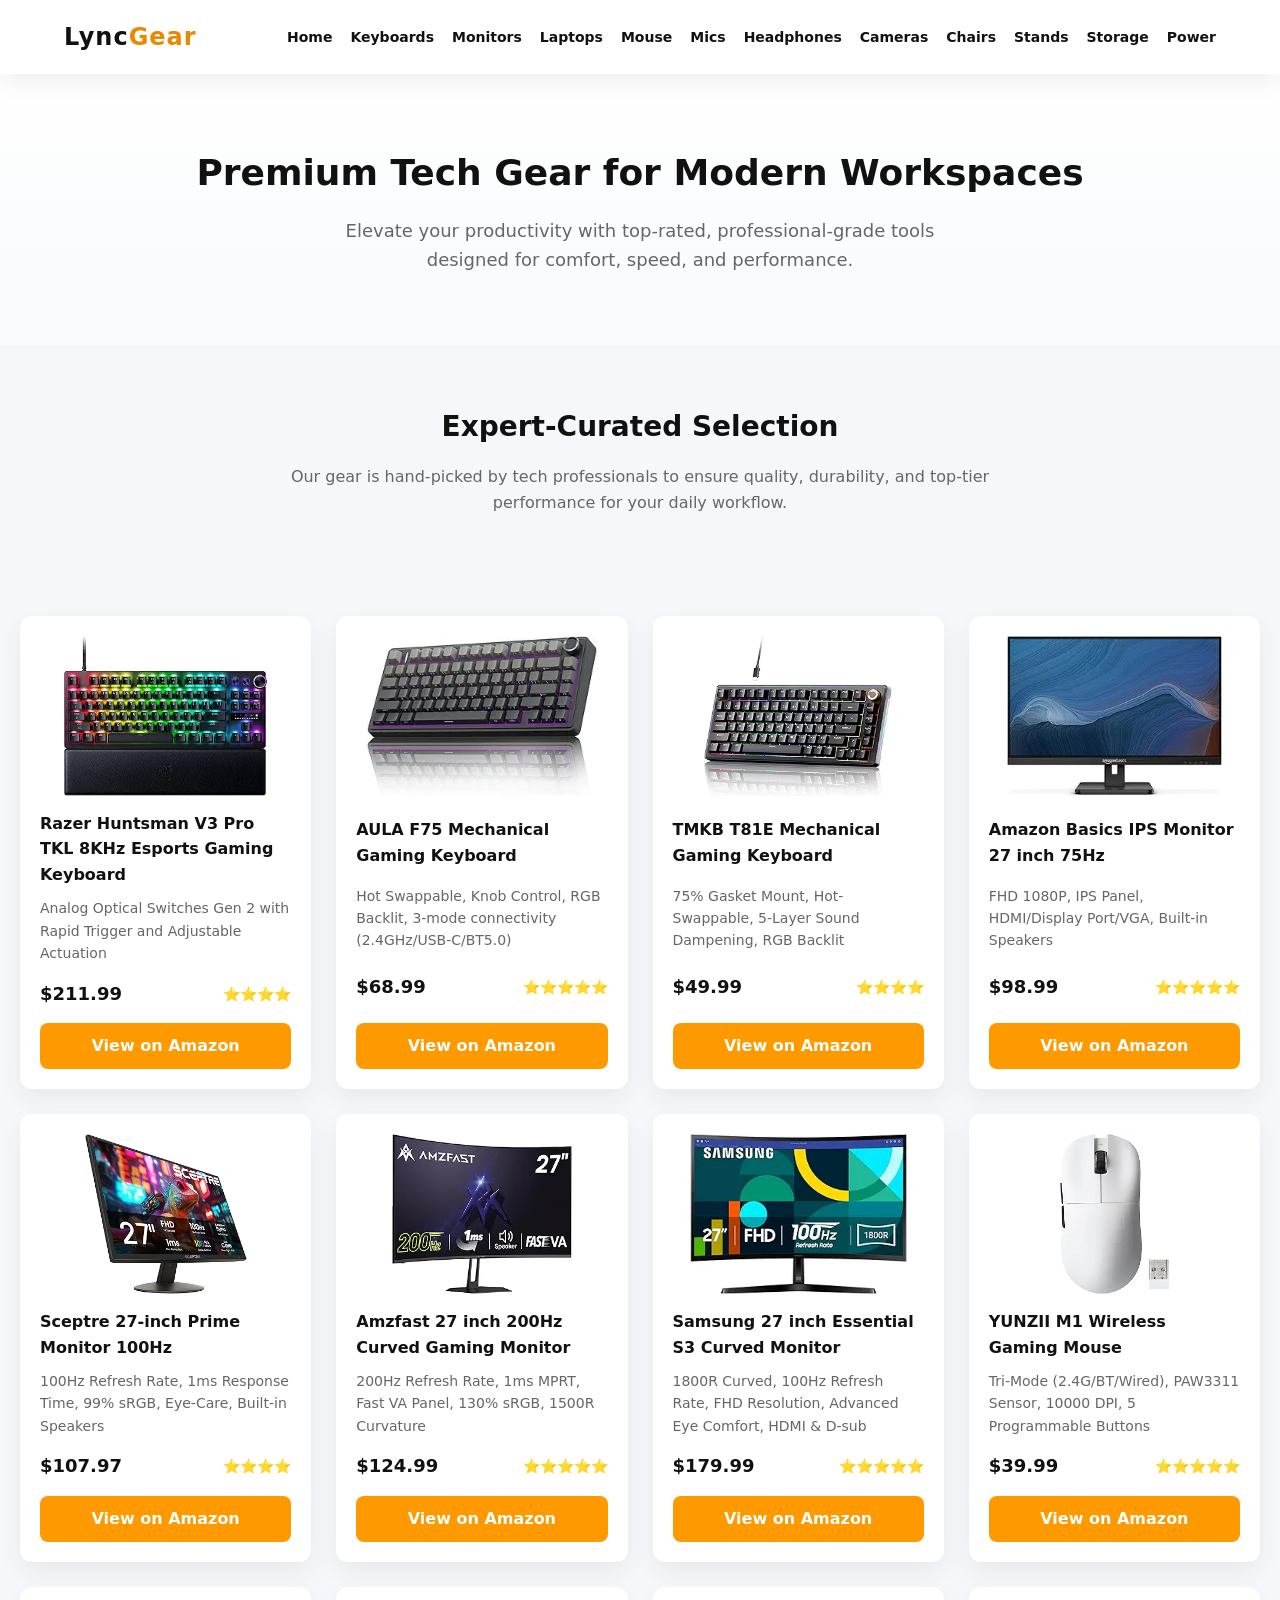
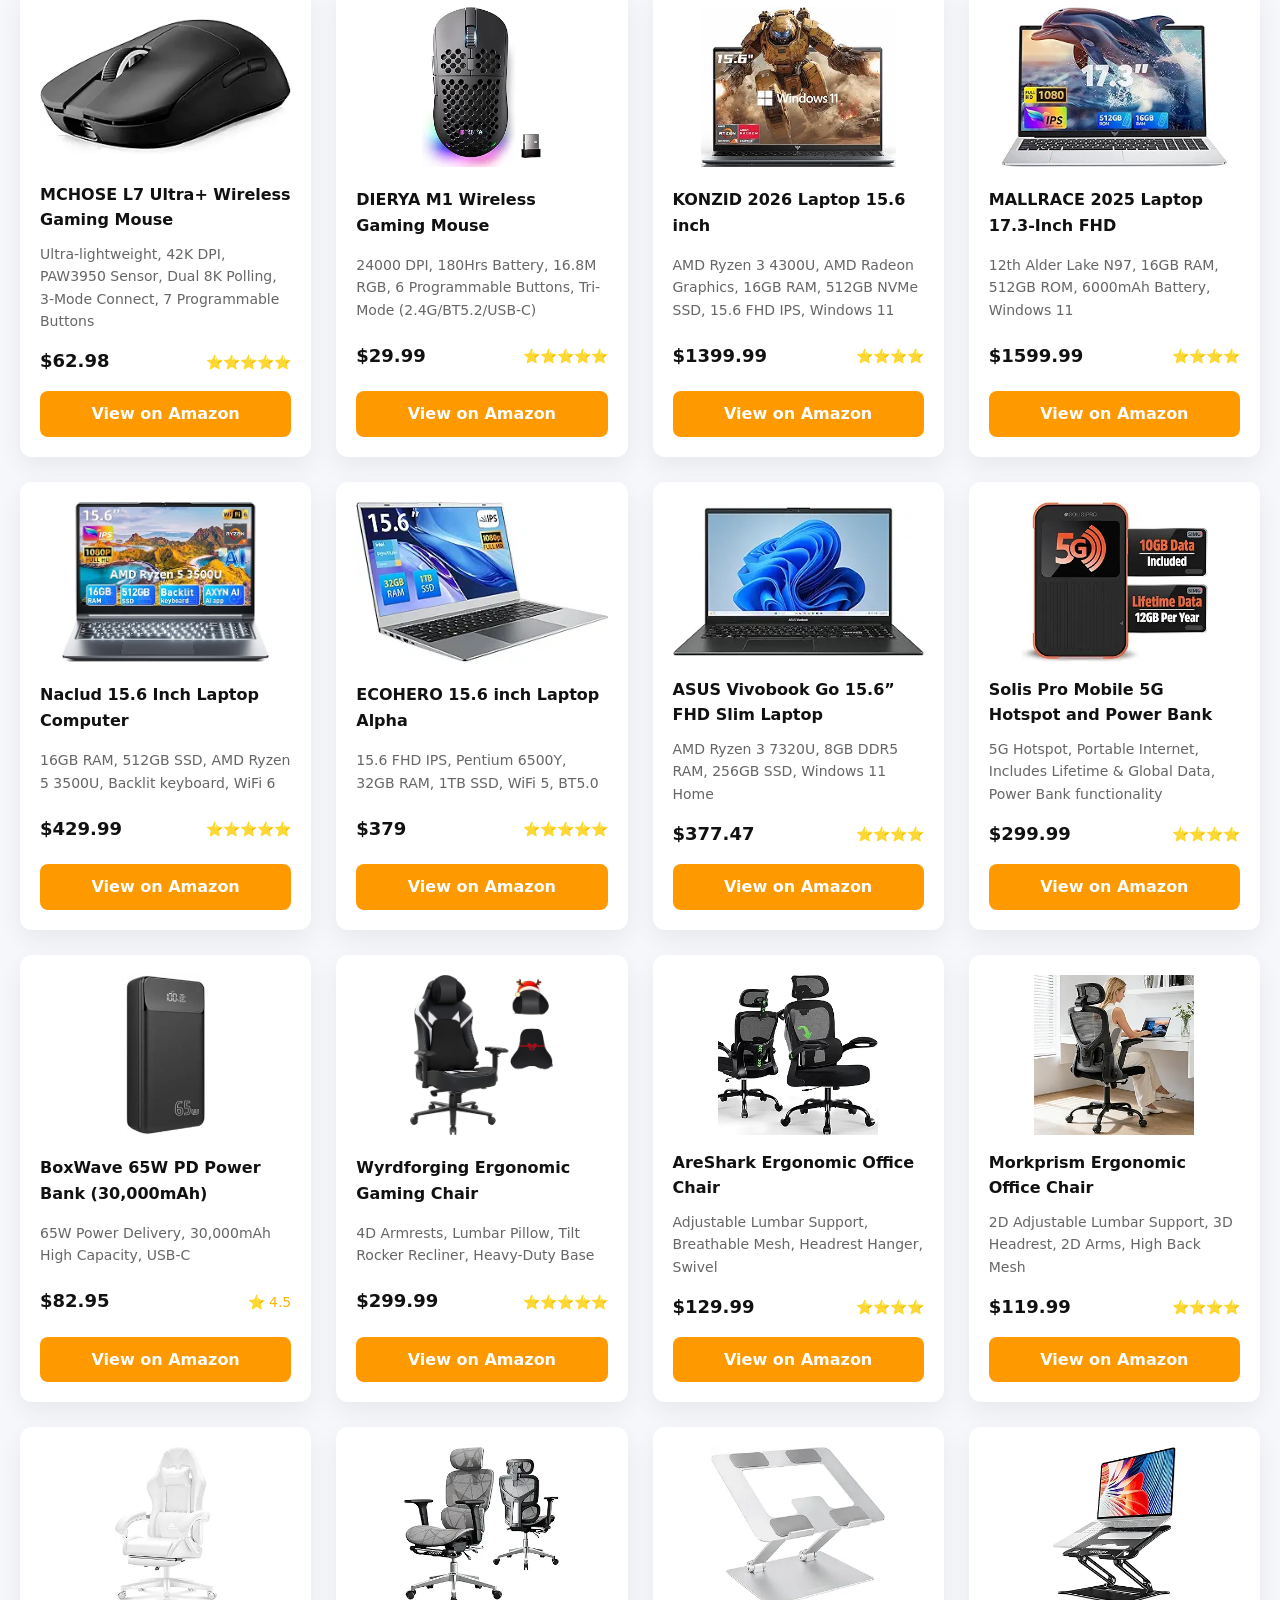
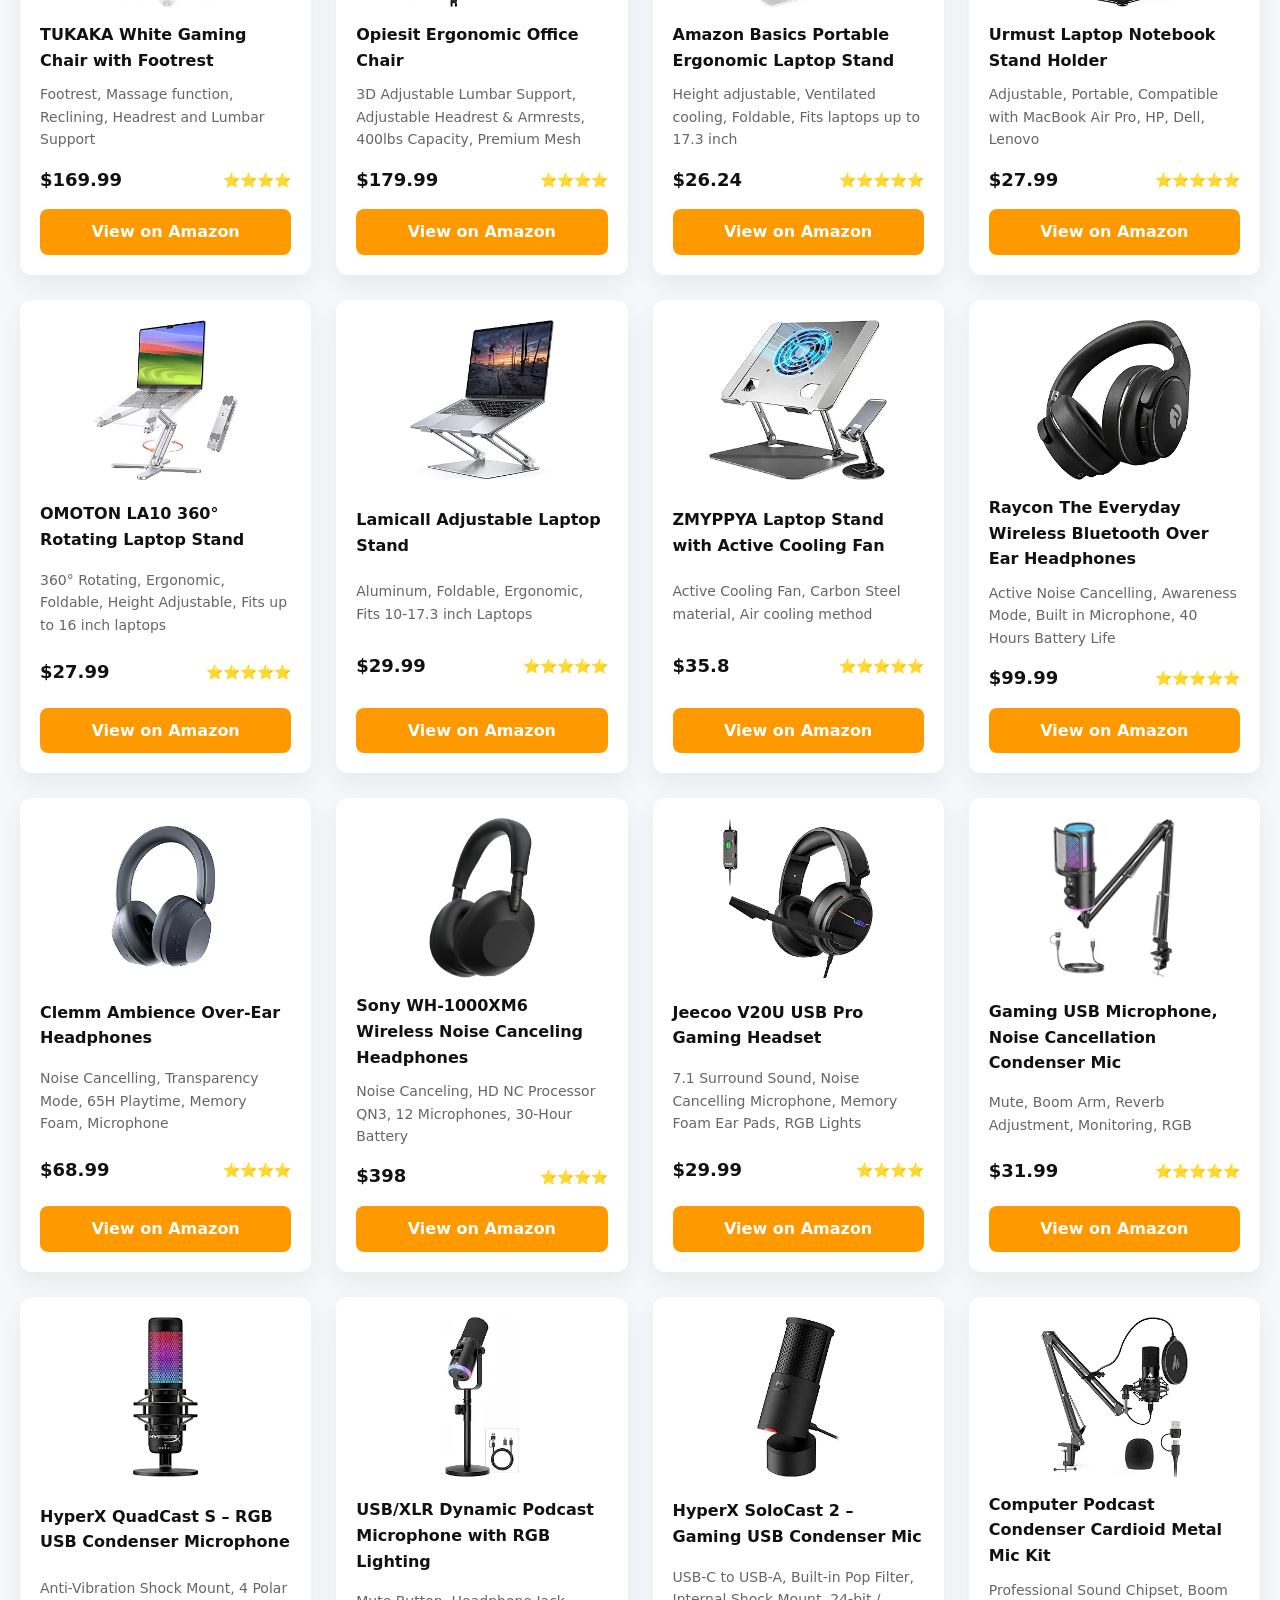
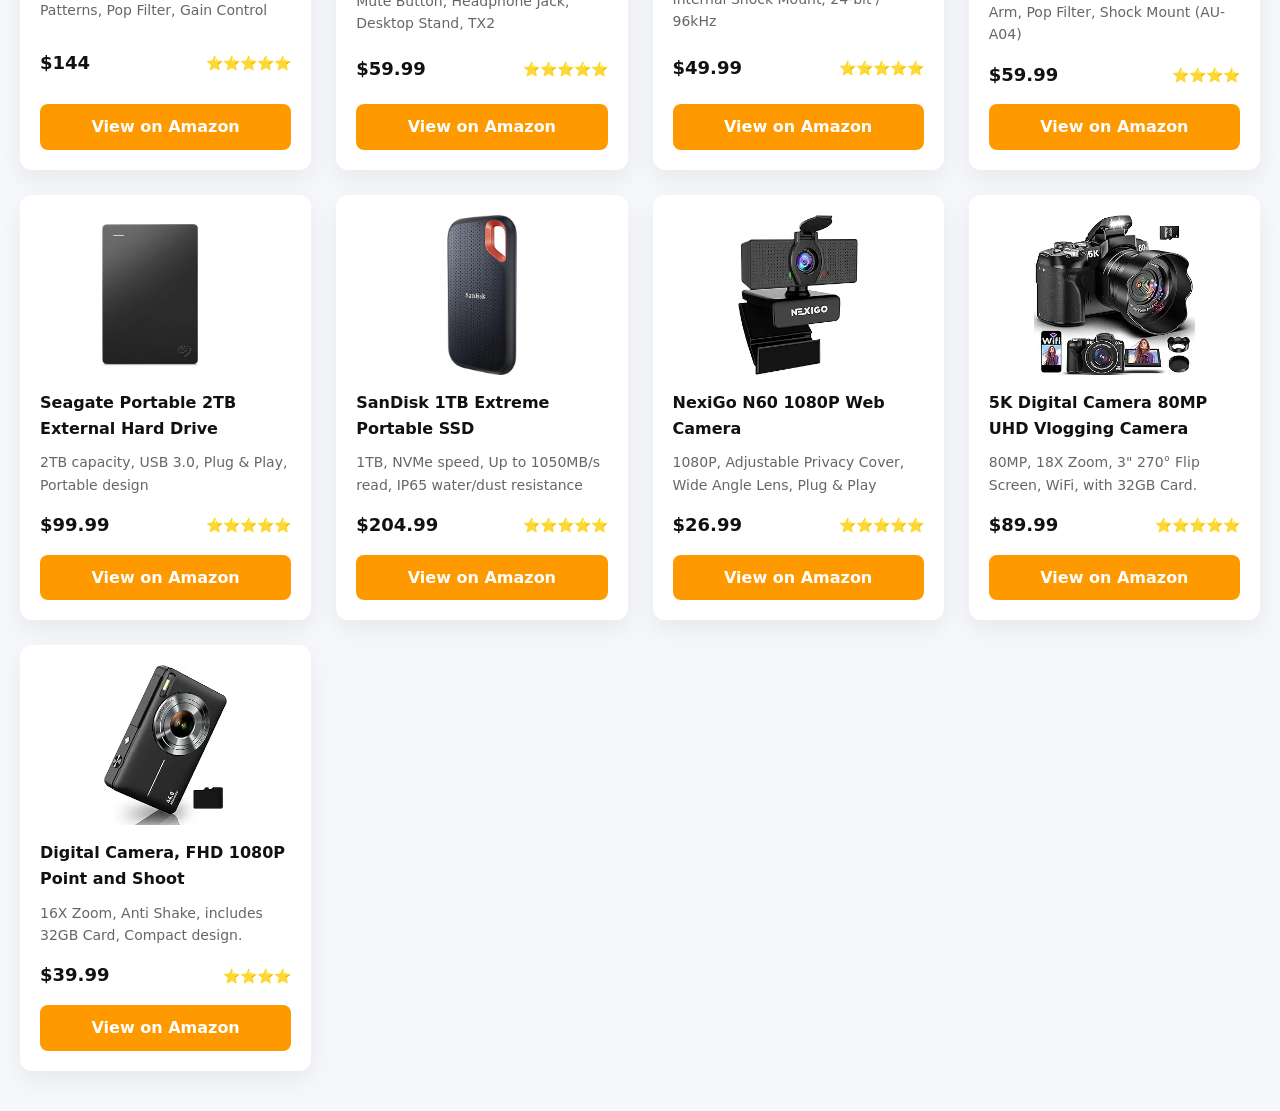
<file: index.html>
<!doctype html>
<html lang="en">
  <head>
    <link
      rel="canonical"
      href="https://alimumd177437432-a11y.github.io/LyncGear/"
    />
    <meta charset="UTF-8" />
    <meta name="viewport" content="width=device-width, initial-scale=1.0" />
    <link rel="icon" type="image/png" href="imges/favicon.png" />
    <link
      rel="stylesheet"
      href="https://cdnjs.cloudflare.com/ajax/libs/font-awesome/6.0.0/css/all.min.css"
    />
    <title>
      LyncGear | Premium Tech & Programming Gear for High-Performance Workspaces
    </title>

    <meta
      name="description"
      content="Upgrade your workspace with LyncGear. Discover high-performance programming gear, ergonomic tech gadgets, and professional tools for coders and tech specialists."
    />
    <link rel="stylesheet" href="style.css" />

    <script type="application/ld+json">
      {
        "@context": "https://schema.org/",
        "@type": "WebSite",
        "name": "LyncGear",
        "url": "https://alimumd177437432-a11y.github.io/LyncGear/",
        "description": "Premium tech gear for software developers and tech professionals.",
        "potentialAction": {
          "@type": "SearchAction",
          "target": "https://lyncgear.com/search?q={search_term_string}",
          "query-input": "required name=search_term_string"
        }
      }
    </script>
  </head>
  <body>
    <nav>
      <div class="logo">Lync<span style="color: #e68a00">Gear</span></div>
      <button class="menu-toggle" aria-label="Toggle navigation">
        <i class="fas fa-bars"></i>
      </button>
      <ul>
        <li><a href="index.html">Home</a></li>
        <li><a href="keyboards.html">Keyboards</a></li>
        <li><a href="Monitors.html">Monitors</a></li>
        <li><a href="laptops.html">Laptops</a></li>
        <li><a href="Mouse.html">Mouse</a></li>
        <li><a href="Microphone.html">Mics</a></li>
        <li><a href="headphones.html">Headphones</a></li>
        <li><a href="Cameras.html">Cameras</a></li>
        <li><a href="Chairs.html">Chairs</a></li>
        <li><a href="Stands.html">Stands</a></li>
        <li><a href="storage.html">Storage</a></li>
        <li><a href="power.html">Power</a></li>
      </ul>
    </nav>

    <section class="hero">
      <h1>Premium Tech Gear for Modern Workspaces</h1>
      <p>
        Elevate your productivity with top-rated, professional-grade tools
        designed for comfort, speed, and performance.
      </p>
    </section>

    <section class="expert-picks">
      <h2>Expert-Curated Selection</h2>
      <p>
        Our gear is hand-picked by tech professionals to ensure quality,
        durability, and top-tier performance for your daily workflow.
      </p>
    </section>

    <section class="products" id="products-grid"></section>



    <script src="index.js"></script>
    <script>
      fetch("index.json")
        .then((res) => res.json())
        .then((data) => renderProducts(data.products));
    </script>
  </body>
</html>
</file>
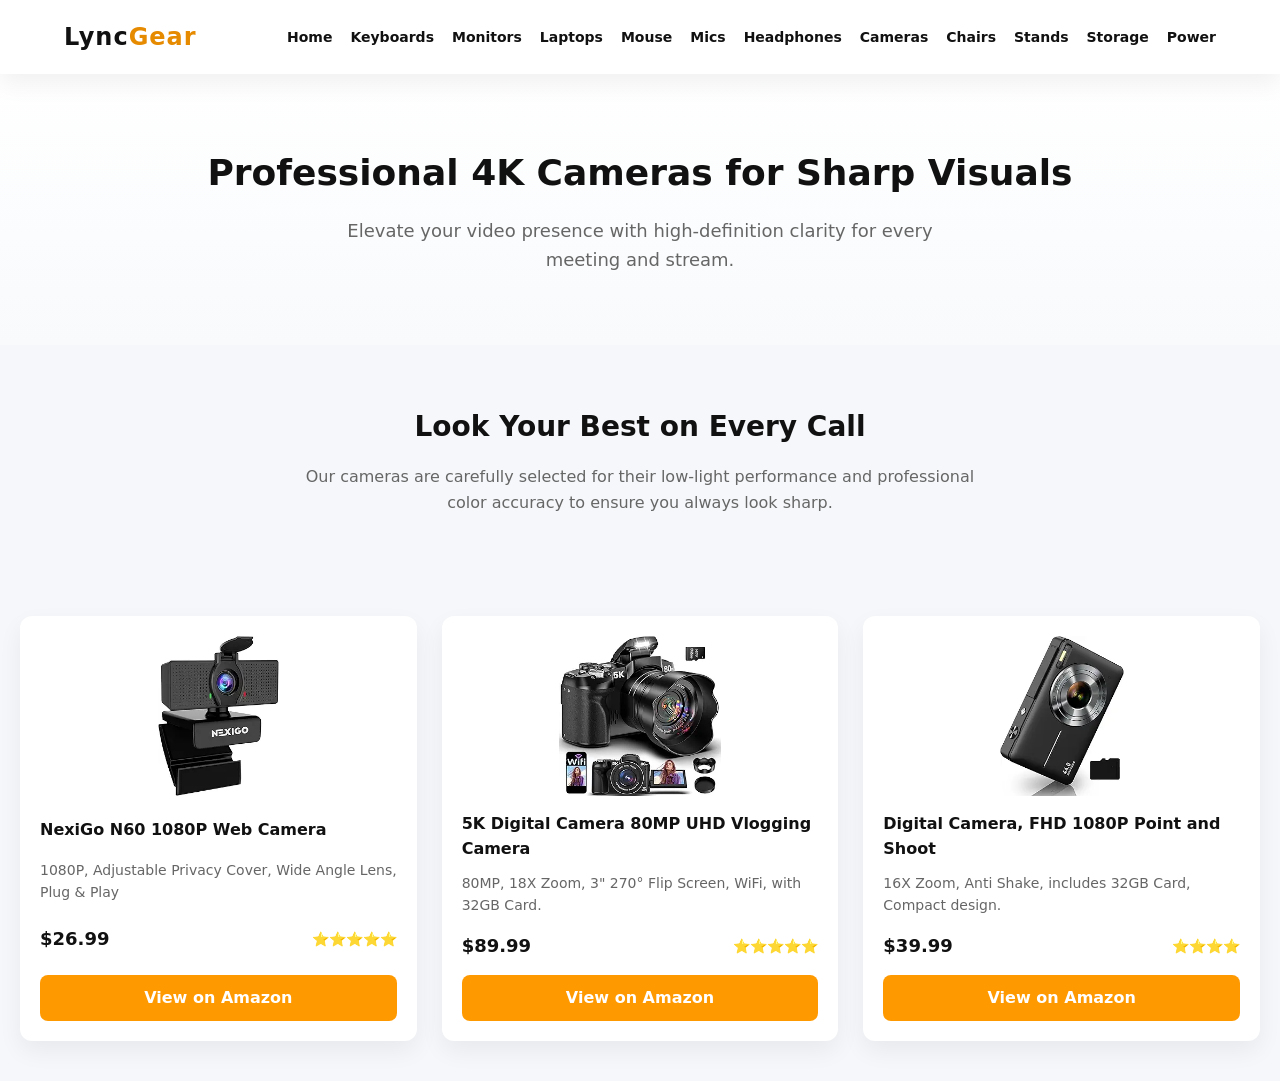
<file: Cameras.html>
<!doctype html>
<html lang="en">
  <head>
    <link rel="icon" type="image/png" href="imges/favicon.png" />
    <link
      rel="stylesheet"
      href="https://cdnjs.cloudflare.com/ajax/libs/font-awesome/6.0.0/css/all.min.css"
    />
    <link
      rel="canonical"
      href="https://alimumd177437432-a11y.github.io/LyncGear/Cameras.html"
    />
    <link rel="icon" type="image/png" href="favicon.png" />
    <meta charset="UTF-8" />
    <meta name="viewport" content="width=device-width, initial-scale=1.0" />

    <title>High-Definition 4K Webcams & Streaming Cameras | LyncGear</title>

    <meta
      name="description"
      content="Upgrade your video quality with our professional 4K webcams and streaming cameras. Perfect for developers, remote meetings, and tech content creators."
    />

    <link rel="stylesheet" href="style.css" />

    <script type="application/ld+json">
      {
        "@context": "https://schema.org/",
        "@type": "ItemList",
        "name": "Professional 4K Cameras & Webcams",
        "description": "A curated collection of high-definition cameras for professional meetings and content creation.",
        "url": "https://alimumd177437432-a11y.github.io/LyncGear/Cameras.html",
        "numberOfItems": 1,
        "itemListElement": [
          {
            "@type": "ListItem",
            "position": 1,
            "name": "NexiGo N60 1080P Web Camera"
          }
        ]
      }
    </script>
  </head>
  <body>
    <nav>
      <div class="logo">Lync<span style="color: #e68a00">Gear</span></div>
      <button class="menu-toggle" aria-label="Toggle navigation">
        <i class="fas fa-bars"></i>
      </button>
      <ul>
        <li><a href="index.html">Home</a></li>
        <li><a href="keyboards.html">Keyboards</a></li>
        <li><a href="Monitors.html">Monitors</a></li>
        <li><a href="laptops.html">Laptops</a></li>
        <li><a href="Mouse.html">Mouse</a></li>
        <li><a href="Microphone.html">Mics</a></li>
        <li><a href="headphones.html">Headphones</a></li>
        <li><a href="Cameras.html">Cameras</a></li>
        <li><a href="Chairs.html">Chairs</a></li>
        <li><a href="Stands.html">Stands</a></li>
        <li><a href="storage.html">Storage</a></li>
        <li><a href="power.html">Power</a></li>
      </ul>
    </nav>

    <section class="hero">
      <h1>Professional 4K Cameras for Sharp Visuals</h1>
      <p>
        Elevate your video presence with high-definition clarity for every
        meeting and stream.
      </p>
    </section>

    <section class="expert-picks">
      <h2>Look Your Best on Every Call</h2>
      <p>
        Our cameras are carefully selected for their low-light performance and
        professional color accuracy to ensure you always look sharp.
      </p>
    </section>

    <section class="products" id="products-grid"></section>


    <script src="index.js"></script>
    <script>
      document.addEventListener("DOMContentLoaded", () => {
        fetch("index.json")
          .then((res) => res.json())
          .then((data) => {
            // الفلترة لتصنيف "camera"
            const filtered = data.products.filter(
              (p) => p.category === "camera",
            );
            renderProducts(filtered);
          });
      });
    </script>
  </body>
</html>
</file>
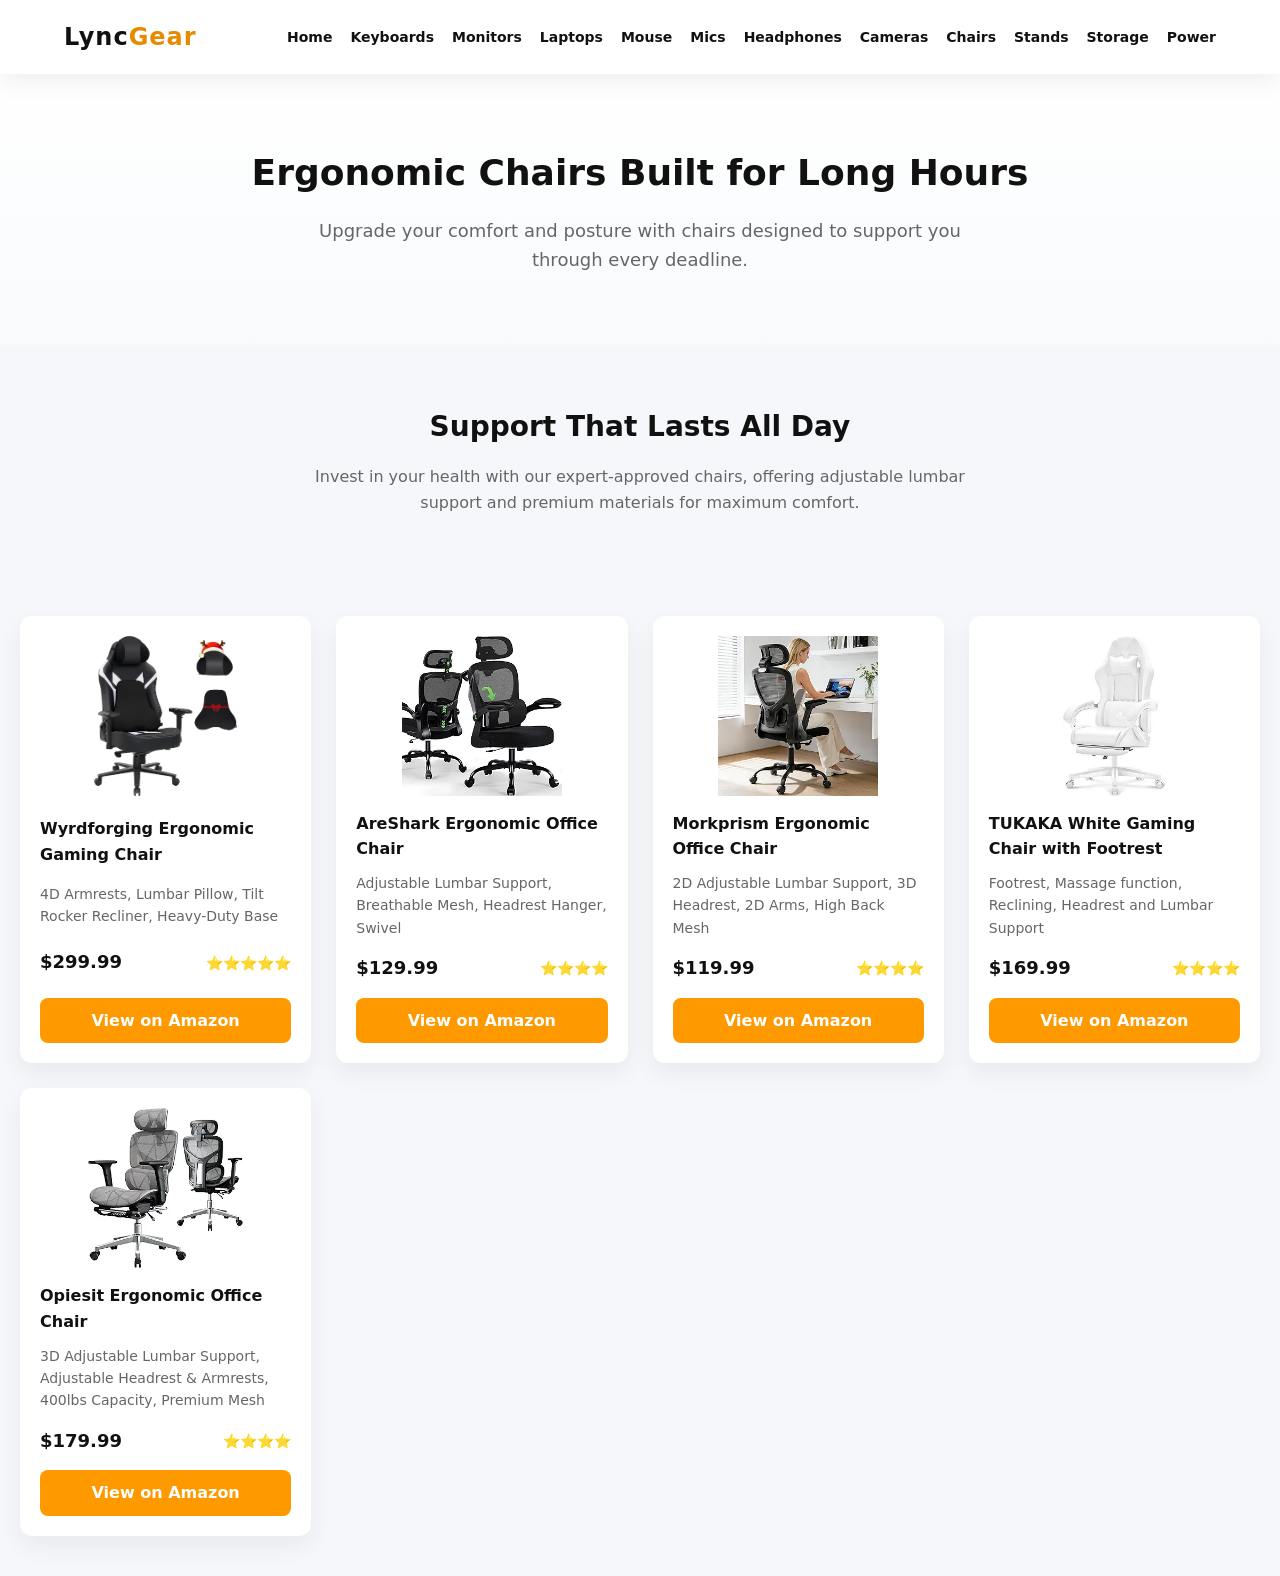
<file: Chairs.html>
<!doctype html>
<html lang="en">
  <head>
    <link rel="icon" type="image/png" href="imges/favicon.png" />
    <link
      rel="stylesheet"
      href="https://cdnjs.cloudflare.com/ajax/libs/font-awesome/6.0.0/css/all.min.css"
    />
    <link
      rel="canonical"
      href="https://alimumd177437432-a11y.github.io/LyncGear/Chairs.html"
    />
    <link rel="icon" type="image/png" href="favicon.png" />
    <meta charset="UTF-8" />
    <meta name="viewport" content="width=device-width, initial-scale=1.0" />
    <title>Ergonomic Chairs for Long Coding & Design Sessions | LyncGear</title>
    <meta
      name="description"
      content="Invest in your comfort with our ergonomic office chairs. Designed specifically for long hours of coding, designing, and professional tech work."
    />

    <link rel="stylesheet" href="style.css" />
    <script type="application/ld+json">
      {
        "@context": "https://schema.org/",
        "@type": "ItemList",
        "name": "Ergonomic Chairs for Productivity",
        "description": "Top-tier ergonomic chairs selected for comfort, durability, and healthy posture during long hours of work or gaming.",
        "url": "https://alimumd177437432-a11y.github.io/LyncGear/Chairs.html",
        "numberOfItems": 2,
        "itemListElement": [
          {
            "@type": "ListItem",
            "position": 1,
            "name": "High-Back Ergonomic Office Chair with Lumbar Support"
          },
          {
            "@type": "ListItem",
            "position": 2,
            "name": "Adjustable Gaming Chair for Pro Gamers"
          }
        ]
      }
    </script>
  </head>
  <body>
    <nav>
      <div class="logo">Lync<span style="color: #e68a00">Gear</span></div>
      <button class="menu-toggle" aria-label="Toggle navigation">
        <i class="fas fa-bars"></i>
      </button>
      <ul>
        <li><a href="index.html">Home</a></li>
        <li><a href="keyboards.html">Keyboards</a></li>
        <li><a href="Monitors.html">Monitors</a></li>
        <li><a href="laptops.html">Laptops</a></li>
        <li><a href="Mouse.html">Mouse</a></li>
        <li><a href="Microphone.html">Mics</a></li>
        <li><a href="headphones.html">Headphones</a></li>
        <li><a href="Cameras.html">Cameras</a></li>
        <li><a href="Chairs.html">Chairs</a></li>
        <li><a href="Stands.html">Stands</a></li>
        <li><a href="storage.html">Storage</a></li>
        <li><a href="power.html">Power</a></li>
      </ul>
    </nav>

    <section class="hero">
      <h1>Ergonomic Chairs Built for Long Hours</h1>
      <p>
        Upgrade your comfort and posture with chairs designed to support you
        through every deadline.
      </p>
    </section>

    <section class="expert-picks">
      <h2>Support That Lasts All Day</h2>
      <p>
        Invest in your health with our expert-approved chairs, offering
        adjustable lumbar support and premium materials for maximum comfort.
      </p>
    </section>
    <section class="products" id="products-grid"></section>
 
    <script src="index.js"></script>
    <script>
      document.addEventListener("DOMContentLoaded", () => {
        fetch("index.json")
          .then((res) => res.json())
          .then((data) => {
            // الفلترة لتصنيف "chair"
            const filtered = data.products.filter(
              (p) => p.category === "chair",
            );
            renderProducts(filtered);
          });
      });
    </script>
  </body>
</html>
</file>
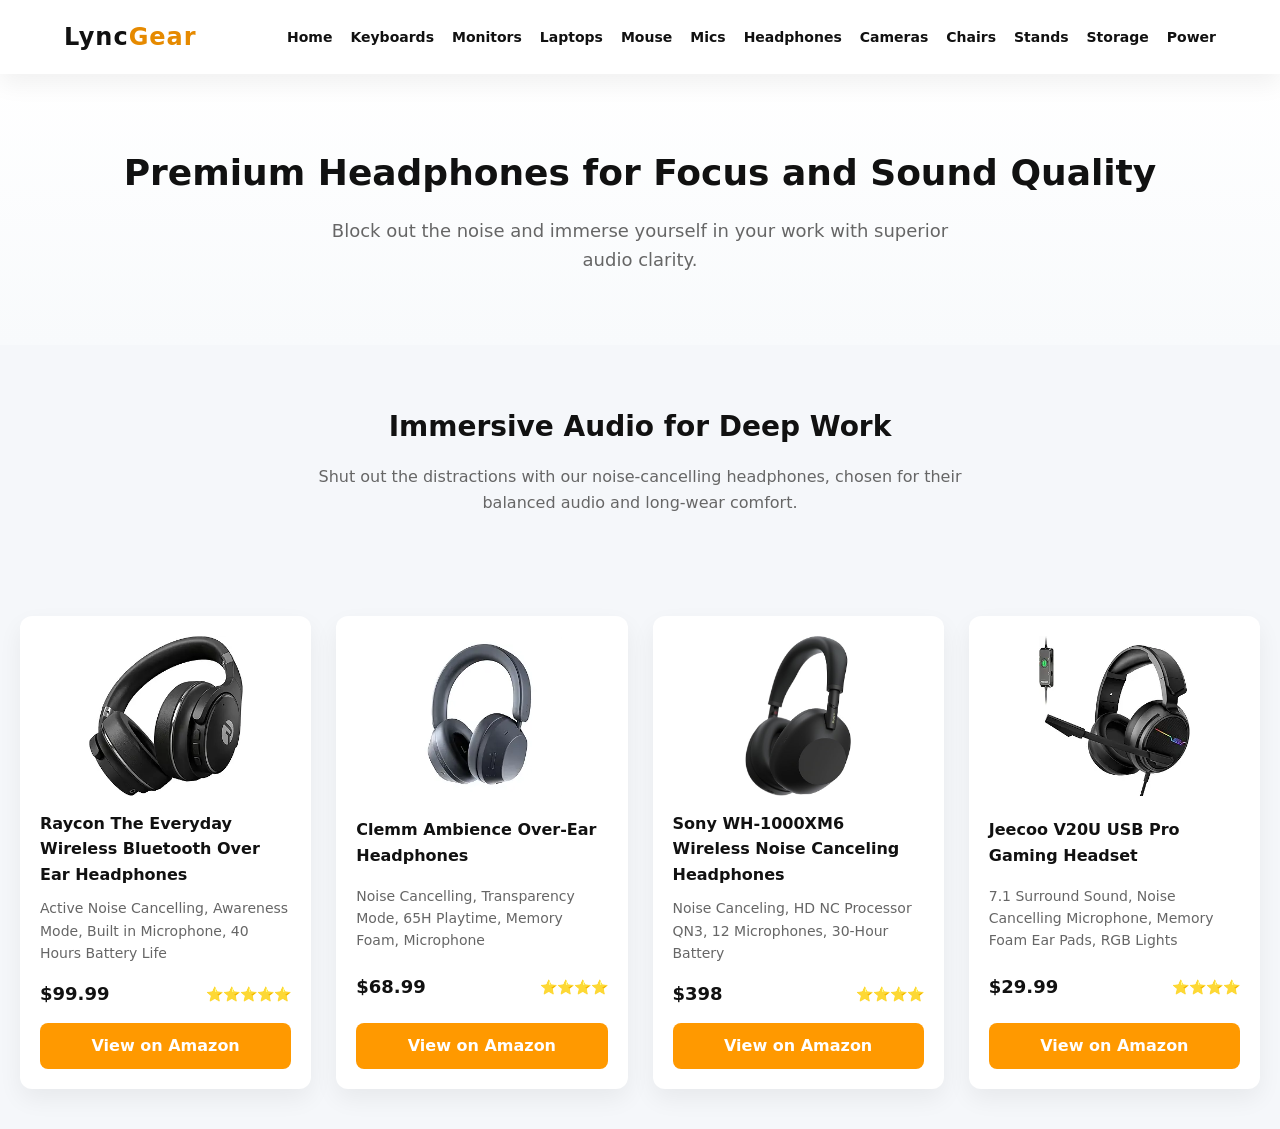
<file: headphones.html>
<!doctype html>
<html lang="en">
  <head>
    <link rel="icon" type="image/png" href="imges/favicon.png" />
    <link
      rel="stylesheet"
      href="https://cdnjs.cloudflare.com/ajax/libs/font-awesome/6.0.0/css/all.min.css"
    />
    <link
      rel="canonical"
      href="https://alimumd177437432-a11y.github.io/LyncGear/headphones.html"
    />
    <link rel="icon" type="image/png" href="favicon.png" />
    <meta charset="UTF-8" />
    <meta name="viewport" content="width=device-width, initial-scale=1.0" />

    <title>
      Premium Noise-Cancelling Headphones for Deep Work & Focus | LyncGear
    </title>

    <meta
      name="description"
      content="Master your focus with professional noise-cancelling headphones. Ideal for programmers and designers who need long-battery life and crystal-clear audio during deep work sessions."
    />

    <link rel="stylesheet" href="style.css" />

    <script type="application/ld+json">
      {
        "@context": "https://schema.org/",
        "@type": "ItemList",
        "name": "High-Fidelity Headphones for Focus",
        "description": "Professional audio gear designed to eliminate distractions and provide superior sound quality.",
        "url": "https://alimumd177437432-a11y.github.io/LyncGear/headphones.html",
        "numberOfItems": 2,
        "itemListElement": [
          {
            "@type": "ListItem",
            "position": 1,
            "name": "Wireless Bluetooth Noise-Cancelling Headphones"
          },
          {
            "@type": "ListItem",
            "position": 2,
            "name": "Over-Ear Wired Studio Headphones"
          }
        ]
      }
    </script>
  </head>
  <body>
    <nav>
      <div class="logo">Lync<span style="color: #e68a00">Gear</span></div>
      <button class="menu-toggle" aria-label="Toggle navigation">
        <i class="fas fa-bars"></i>
      </button>
      <ul>
        <li><a href="index.html">Home</a></li>
        <li><a href="keyboards.html">Keyboards</a></li>
        <li><a href="Monitors.html">Monitors</a></li>
        <li><a href="laptops.html">Laptops</a></li>
        <li><a href="Mouse.html">Mouse</a></li>
        <li><a href="Microphone.html">Mics</a></li>
        <li><a href="headphones.html">Headphones</a></li>
        <li><a href="Cameras.html">Cameras</a></li>
        <li><a href="Chairs.html">Chairs</a></li>
        <li><a href="Stands.html">Stands</a></li>
        <li><a href="storage.html">Storage</a></li>
        <li><a href="power.html">Power</a></li>
      </ul>
    </nav>

    <section class="hero">
      <h1>Premium Headphones for Focus and Sound Quality</h1>
      <p>
        Block out the noise and immerse yourself in your work with superior
        audio clarity.
      </p>
    </section>

    <section class="expert-picks">
      <h2>Immersive Audio for Deep Work</h2>
      <p>
        Shut out the distractions with our noise-cancelling headphones, chosen
        for their balanced audio and long-wear comfort.
      </p>
    </section>

    <section class="products" id="products-grid"></section>

    <script src="index.js"></script>
    <script>
      document.addEventListener("DOMContentLoaded", () => {
        fetch("index.json")
          .then((res) => res.json())
          .then((data) => {
            // الفلترة لتصنيف "headphones"
            const filtered = data.products.filter(
              (p) => p.category === "headphones",
            );
            renderProducts(filtered);
          });
      });
    </script>
  </body>
</html>
</file>
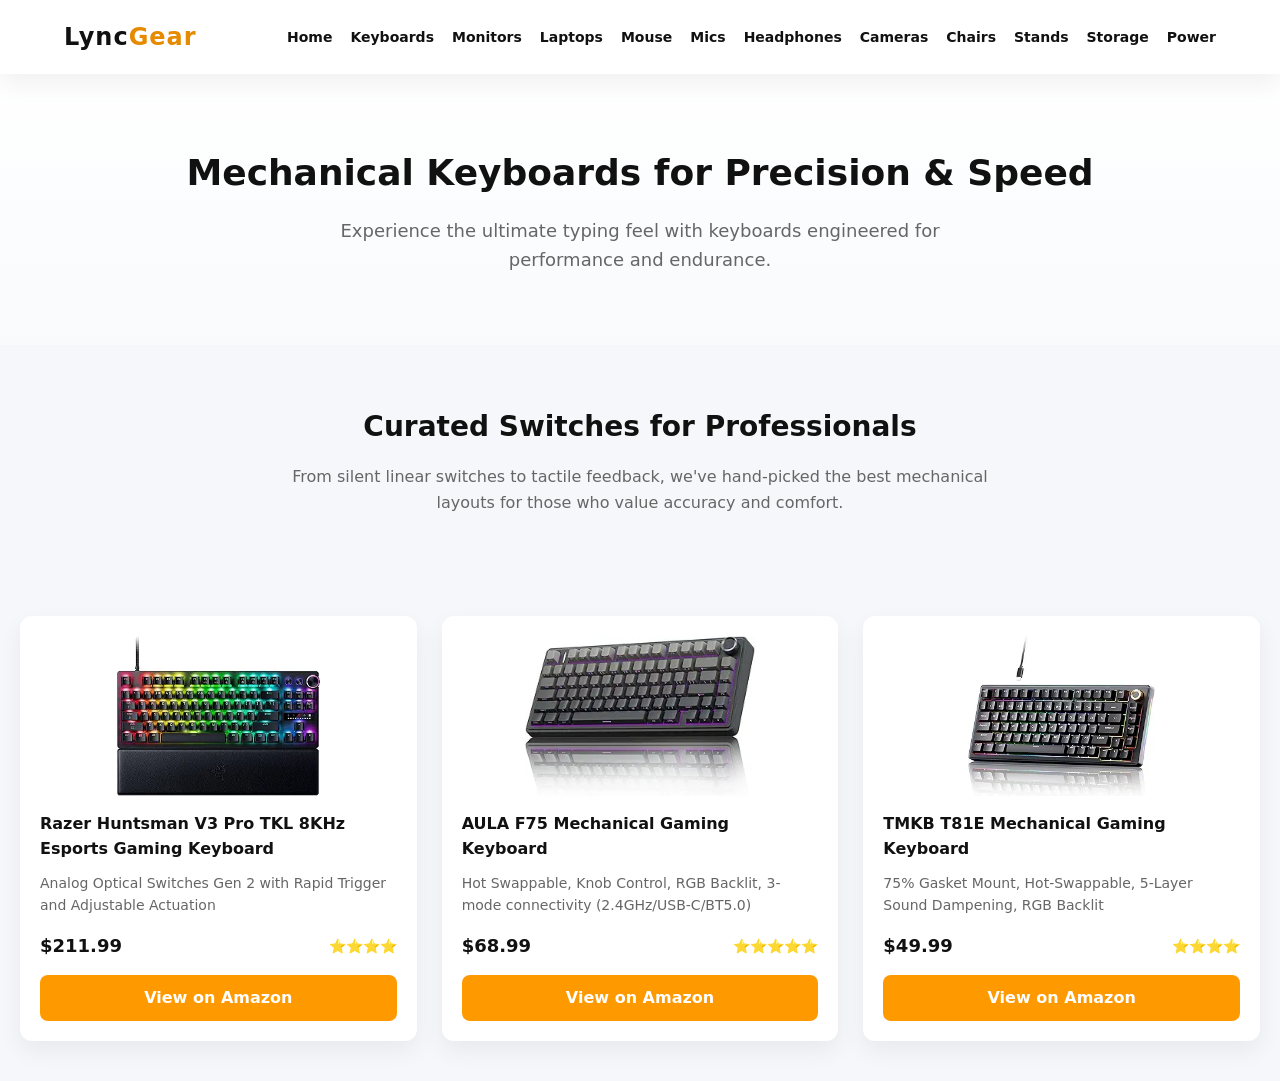
<file: keyboards.html>
<!doctype html>
<html lang="en">
  <head>
    <link rel="icon" type="image/png" href="imges/favicon.png" />
    <link
      rel="stylesheet"
      href="https://cdnjs.cloudflare.com/ajax/libs/font-awesome/6.0.0/css/all.min.css"
    />
    <link
      rel="canonical"
      href="https://alimumd177437432-a11y.github.io/LyncGear/keyboards.html"
    />
    <link rel="icon" type="image/png" href="favicon.png" />
    <meta charset="UTF-8" />
    <meta name="viewport" content="width=device-width, initial-scale=1.0" />

    <title>
      Premium Mechanical Keyboards for Programming & Coding | LyncGear
    </title>

    <meta
      name="description"
      content="Find the perfect mechanical keyboard for long coding sessions. Explore our curated list of tactile, clicky, and linear switches designed for speed, comfort, and durability."
    />
    <link rel="stylesheet" href="style.css" />

    <script type="application/ld+json">
      {
        "@context": "https://schema.org/",
        "@type": "ItemList",
        "name": "High-End Mechanical Keyboards",
        "description": "Top-rated mechanical keyboards with various switches for professional developers and writers.",
        "url": "https://alimumd177437432-a11y.github.io/LyncGear/keyboards.html",
        "numberOfItems": 4,
        "itemListElement": [
          {
            "@type": "ListItem",
            "position": 1,
            "name": "Snpurdiri 60% Wired Gaming Keyboard"
          },
          {
            "@type": "ListItem",
            "position": 2,
            "name": "MageGee Portable 60% Mechanical Keyboard"
          },
          {
            "@type": "ListItem",
            "position": 3,
            "name": "RK ROYAL KLUDGE RK61 Wireless 60%"
          },
          {
            "@type": "ListItem",
            "position": 4,
            "name": "Logitech G Pro Mechanical Gaming Keyboard"
          }
        ]
      }
    </script>
  </head>
  <body>
    <nav>
      <div class="logo">Lync<span style="color: #e68a00">Gear</span></div>
      <button class="menu-toggle" aria-label="Toggle navigation">
        <i class="fas fa-bars"></i>
      </button>
      <ul>
        <li><a href="index.html">Home</a></li>
        <li><a href="keyboards.html">Keyboards</a></li>
        <li><a href="Monitors.html">Monitors</a></li>
        <li><a href="laptops.html">Laptops</a></li>
        <li><a href="Mouse.html">Mouse</a></li>
        <li><a href="Microphone.html">Mics</a></li>
        <li><a href="headphones.html">Headphones</a></li>
        <li><a href="Cameras.html">Cameras</a></li>
        <li><a href="Chairs.html">Chairs</a></li>
        <li><a href="Stands.html">Stands</a></li>
        <li><a href="storage.html">Storage</a></li>
        <li><a href="power.html">Power</a></li>
      </ul>
    </nav>

    <section class="hero">
      <h1>Mechanical Keyboards for Precision & Speed</h1>
      <p>
        Experience the ultimate typing feel with keyboards engineered for
        performance and endurance.
      </p>
    </section>

    <section class="expert-picks">
      <h2>Curated Switches for Professionals</h2>
      <p>
        From silent linear switches to tactile feedback, we've hand-picked the
        best mechanical layouts for those who value accuracy and comfort.
      </p>
    </section>

    <section class="products" id="products-grid"></section>

    <script src="index.js"></script>
    <script>
      document.addEventListener("DOMContentLoaded", () => {
        fetch("index.json")
          .then((res) => res.json())
          .then((data) => {
            const filtered = data.products.filter(
              (p) => p.category === "keyboard",
            );
            renderProducts(filtered);
          });
      });
    </script>
  </body>
</html>
</file>
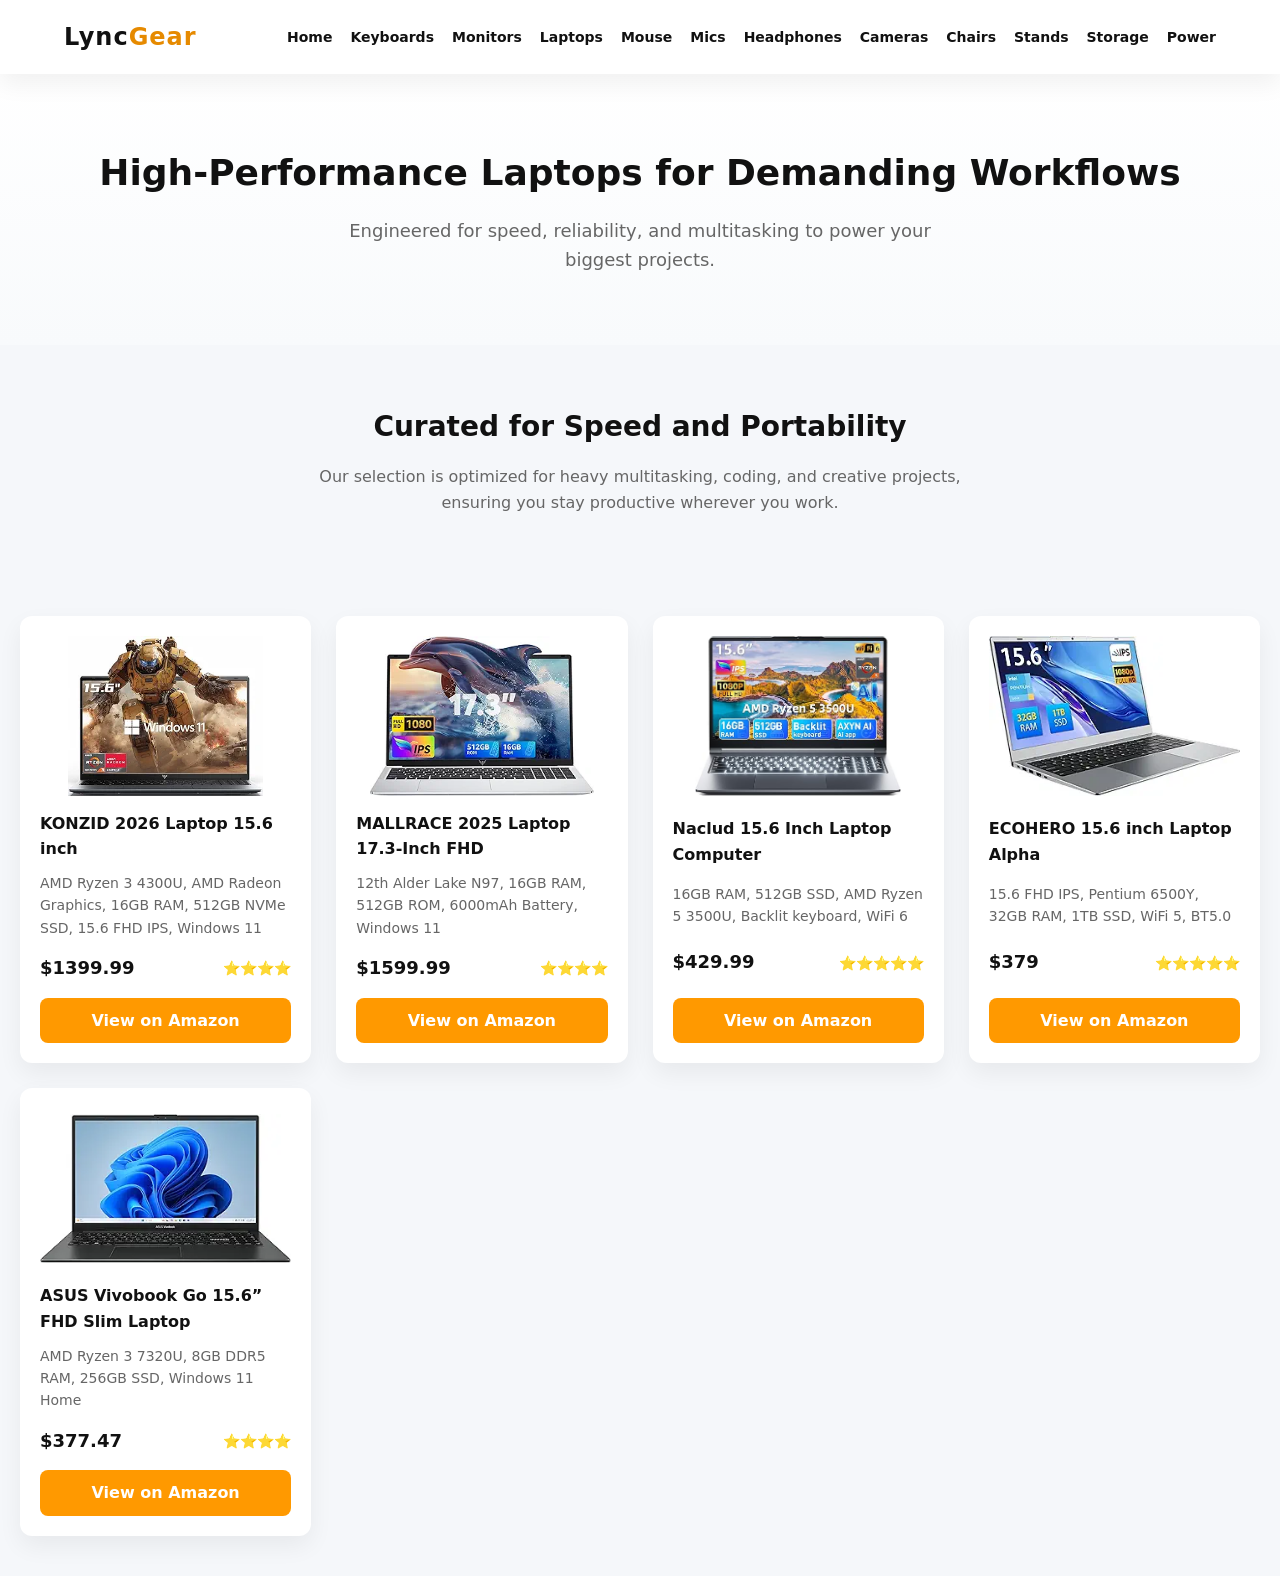
<file: laptops.html>
<!doctype html>
<html lang="en">
  <head>
    <link rel="icon" type="image/png" href="imges/favicon.png" />
    <link
      rel="stylesheet"
      href="https://cdnjs.cloudflare.com/ajax/libs/font-awesome/6.0.0/css/all.min.css"
    />
    <link
      rel="canonical"
      href="https://alimumd177437432-a11y.github.io/LyncGear/laptops.html"
    />
    <link rel="icon" type="image/png" href="favicon.png" />
    <meta charset="UTF-8" />
    <meta name="viewport" content="width=device-width, initial-scale=1.0" />

    <title>
      High-Performance Laptops for Programming & Tech Pros | LyncGear
    </title>

    <meta
      name="description"
      content="Discover the best laptops for software development and heavy multitasking. Our selection features high-speed processors and ample RAM to power your most demanding coding projects."
    />
    <link rel="stylesheet" href="style.css" />

    <script type="application/ld+json">
      {
        "@context": "https://schema.org/",
        "@type": "ItemList",
        "name": "Professional Laptops for Software Developers",
        "description": "Premium selection of high-speed laptops optimized for coding, compilation, and professional tech workflows.",
        "url": "https://alimumd177437432-a11y.github.io/LyncGear/laptops.html",
        "numberOfItems": 2,
        "itemListElement": [
          {
            "@type": "ListItem",
            "position": 1,
            "name": "KONZID 2026 Laptop 15.6 inch"
          },
          {
            "@type": "ListItem",
            "position": 2,
            "name": "MALLRACE 2025 Laptop 17.3-Inch"
          }
        ]
      }
    </script>
  </head>
  <body>
    <nav>
      <div class="logo">Lync<span style="color: #e68a00">Gear</span></div>
      <button class="menu-toggle" aria-label="Toggle navigation">
        <i class="fas fa-bars"></i>
      </button>
      <ul>
        <li><a href="index.html">Home</a></li>
        <li><a href="keyboards.html">Keyboards</a></li>
        <li><a href="Monitors.html">Monitors</a></li>
        <li><a href="laptops.html">Laptops</a></li>
        <li><a href="Mouse.html">Mouse</a></li>
        <li><a href="Microphone.html">Mics</a></li>
        <li><a href="headphones.html">Headphones</a></li>
        <li><a href="Cameras.html">Cameras</a></li>
        <li><a href="Chairs.html">Chairs</a></li>
        <li><a href="Stands.html">Stands</a></li>
        <li><a href="storage.html">Storage</a></li>
        <li><a href="power.html">Power</a></li>
      </ul>
    </nav>

    <section class="hero">
      <h1>High-Performance Laptops for Demanding Workflows</h1>
      <p>
        Engineered for speed, reliability, and multitasking to power your
        biggest projects.
      </p>
    </section>

    <section class="expert-picks">
      <h2>Curated for Speed and Portability</h2>
      <p>
        Our selection is optimized for heavy multitasking, coding, and creative
        projects, ensuring you stay productive wherever you work.
      </p>
    </section>

    <section class="products" id="products-grid"></section>

    <script src="index.js"></script>
    <script>
      document.addEventListener("DOMContentLoaded", () => {
        fetch("index.json")
          .then((res) => res.json())
          .then((data) => {
            // فلترة المنتجات لتصنيف laptop
            const filtered = data.products.filter(
              (p) => p.category === "laptop",
            );
            renderProducts(filtered);
          });
      });
    </script>
  </body>
</html>
</file>
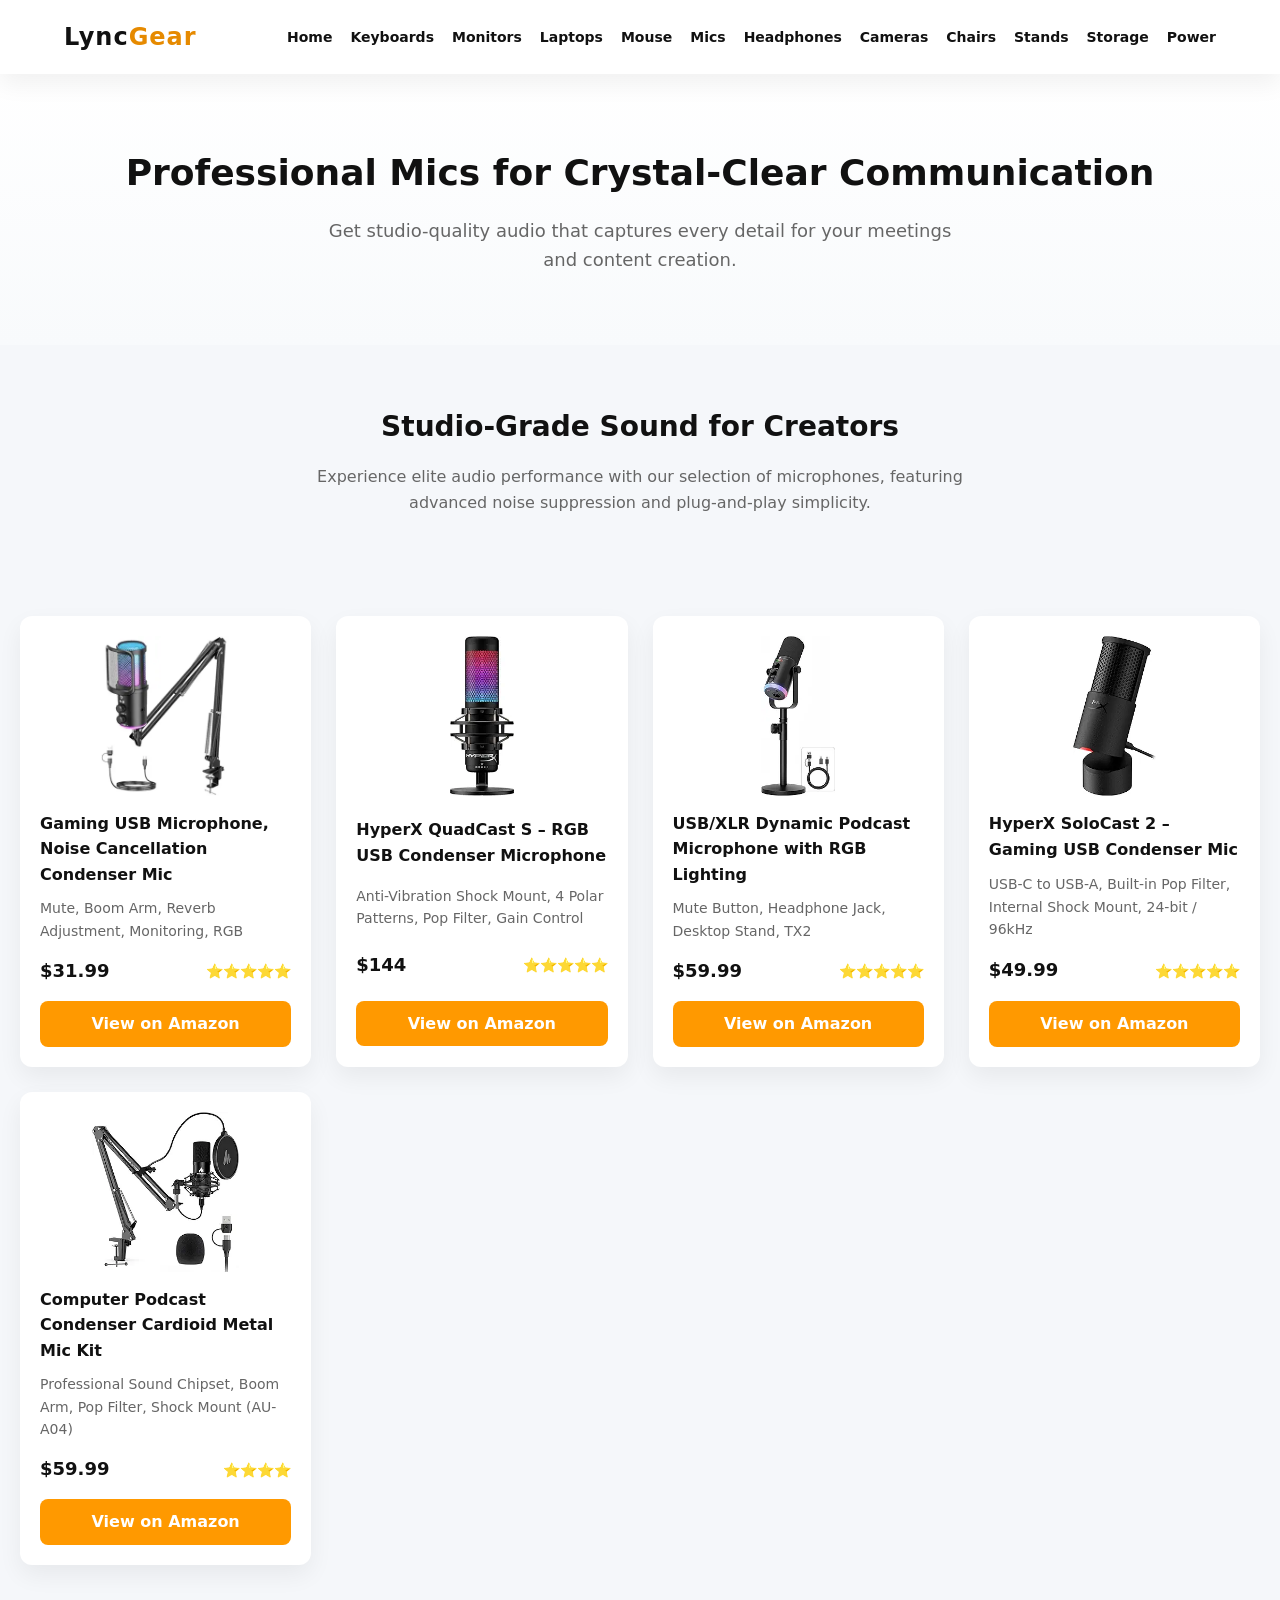
<file: Microphone.html>
<!doctype html>
<html lang="en">
  <head>
    <link rel="icon" type="image/png" href="imges/favicon.png" />
    <link
      rel="stylesheet"
      href="https://cdnjs.cloudflare.com/ajax/libs/font-awesome/6.0.0/css/all.min.css"
    />
    <link
      rel="canonical"
      href="https://alimumd177437432-a11y.github.io/LyncGear/Microphone.html"
    />
    <link rel="icon" type="image/png" href="favicon.png" />
    <meta charset="UTF-8" />
    <meta name="viewport" content="width=device-width, initial-scale=1.0" />

    <title>
      Professional Studio Microphones for Streaming & Tech Content | LyncGear
    </title>

    <meta
      name="description"
      content="Upgrade your audio with professional studio-grade microphones. Ideal for tech YouTubers, podcasters, and remote developers who need crystal-clear communication and noise suppression."
    />

    <link rel="stylesheet" href="style.css" />

    <script type="application/ld+json">
      {
        "@context": "https://schema.org/",
        "@type": "ItemList",
        "name": "Top-Rated Microphones for Tech Professionals",
        "description": "A curated list of USB and XLR microphones designed for high-quality audio recording and online communication.",
        "url": "https://alimumd177437432-a11y.github.io/LyncGear/Microphone.html",
        "numberOfItems": 3,
        "itemListElement": [
          {
            "@type": "ListItem",
            "position": 1,
            "name": "Bietrun USB Microphone with Mute Button"
          },
          {
            "@type": "ListItem",
            "position": 2,
            "name": "USB Gaming Microphone for PC"
          },
          {
            "@type": "ListItem",
            "position": 3,
            "name": "Condenser Microphone with Arm Stand"
          }
        ]
      }
    </script>
  </head>
  <body>
    <nav>
      <div class="logo">Lync<span style="color: #e68a00">Gear</span></div>
      <button class="menu-toggle" aria-label="Toggle navigation">
        <i class="fas fa-bars"></i>
      </button>
      <ul>
        <li><a href="index.html">Home</a></li>
        <li><a href="keyboards.html">Keyboards</a></li>
        <li><a href="Monitors.html">Monitors</a></li>
        <li><a href="laptops.html">Laptops</a></li>
        <li><a href="Mouse.html">Mouse</a></li>
        <li><a href="Microphone.html">Mics</a></li>
        <li><a href="headphones.html">Headphones</a></li>
        <li><a href="Cameras.html">Cameras</a></li>
        <li><a href="Chairs.html">Chairs</a></li>
        <li><a href="Stands.html">Stands</a></li>
        <li><a href="storage.html">Storage</a></li>
        <li><a href="power.html">Power</a></li>
      </ul>
    </nav>

    <section class="hero">
      <h1>Professional Mics for Crystal-Clear Communication</h1>
      <p>
        Get studio-quality audio that captures every detail for your meetings
        and content creation.
      </p>
    </section>

    <section class="expert-picks">
      <h2>Studio-Grade Sound for Creators</h2>
      <p>
        Experience elite audio performance with our selection of microphones,
        featuring advanced noise suppression and plug-and-play simplicity.
      </p>
    </section>

    <section class="products" id="products-grid"></section>
 
    <script src="index.js"></script>
    <script>
      document.addEventListener("DOMContentLoaded", () => {
        fetch("index.json")
          .then((res) => res.json())
          .then((data) => {
            // فلترة المنتجات لتصنيف microphone
            const filtered = data.products.filter(
              (p) => p.category === "microphone",
            );
            renderProducts(filtered);
          });
      });
    </script>
  </body>
</html>
</file>
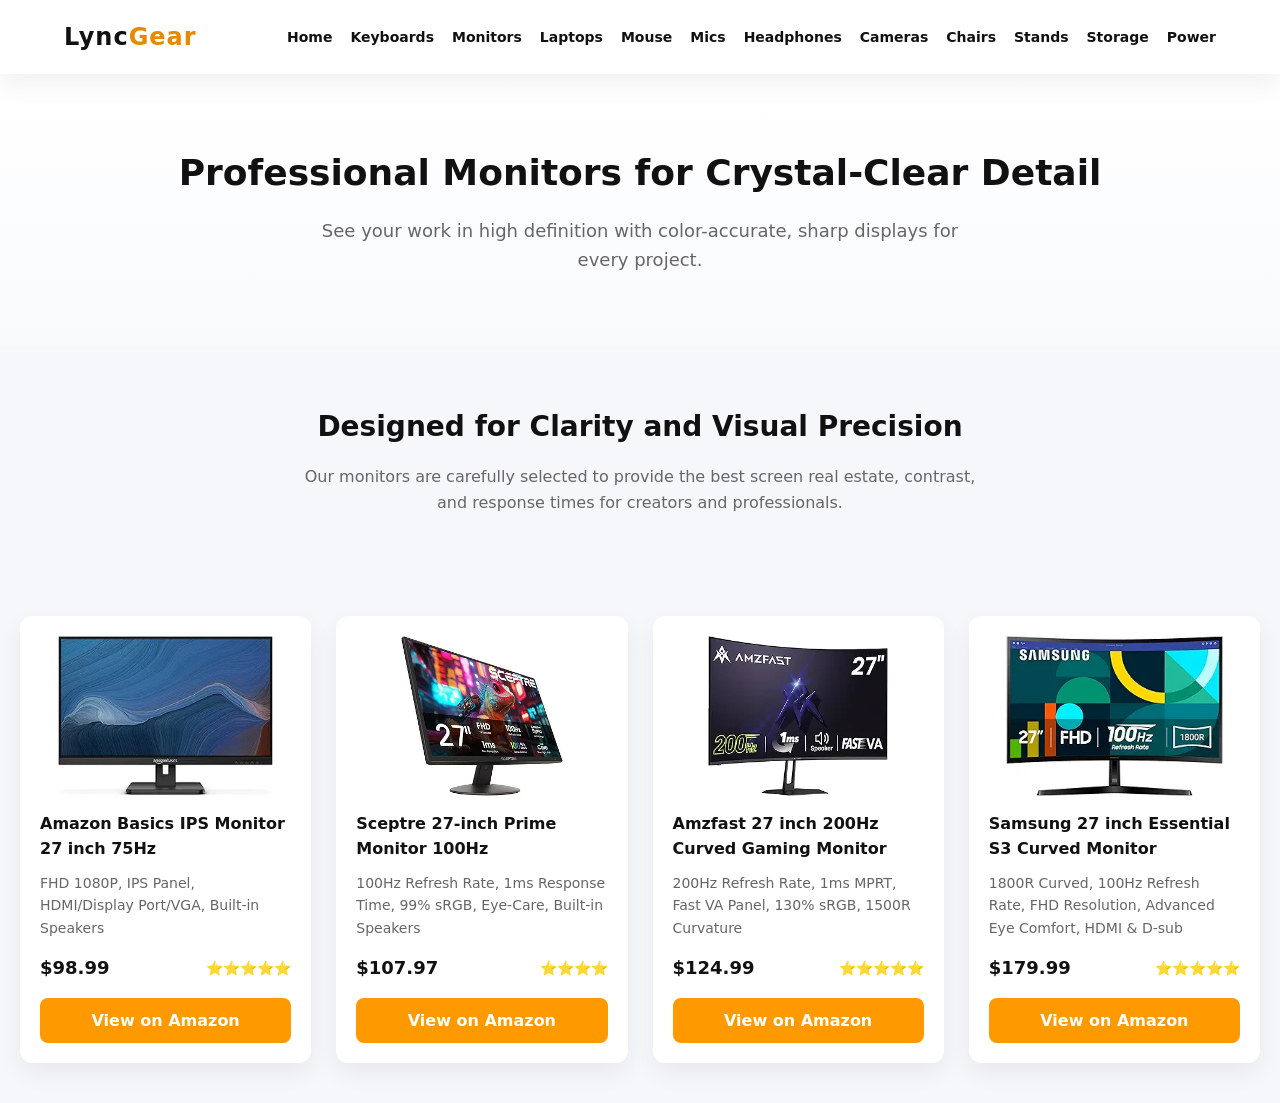
<file: Monitors.html>
<!doctype html>
<html lang="en">
  <head>
    <link rel="icon" type="image/png" href="imges/favicon.png" />
    <link
      rel="stylesheet"
      href="https://cdnjs.cloudflare.com/ajax/libs/font-awesome/6.0.0/css/all.min.css"
    />
    <link
      rel="canonical"
      href="https://alimumd177437432-a11y.github.io/LyncGear/Monitors.html"
    />
    <link rel="icon" type="image/png" href="favicon.png" />
    <meta charset="UTF-8" />
    <meta name="viewport" content="width=device-width, initial-scale=1.0" />

    <title>
      High-Res Professional Monitors for Developers & Designers | LyncGear
    </title>

    <meta
      name="description"
      content="Boost your productivity with professional 4K and Ultra-Wide monitors. Perfect for software developers and designers who need sharp text and color precision."
    />

    <link rel="stylesheet" href="style.css" />

    <script type="application/ld+json">
      {
        "@context": "https://schema.org/",
        "@type": "ItemList",
        "name": "Professional Monitors for Tech Specialists",
        "description": "A curated selection of the best monitors for coding, multitasking, and visual design.",
        "url": "https://alimumd177437432-a11y.github.io/LyncGear/Monitors.html",
        "numberOfItems": 4,
        "itemListElement": [
          {
            "@type": "ListItem",
            "position": 1,
            "name": "Amazon Basics IPS Monitor 27 inch"
          },
          {
            "@type": "ListItem",
            "position": 2,
            "name": "Sceptre 27-inch Prime Monitor"
          },
          {
            "@type": "ListItem",
            "position": 3,
            "name": "Amzfast 27 inch 200Hz Curved Gaming Monitor"
          },
          {
            "@type": "ListItem",
            "position": 4,
            "name": "Samsung 27 inch Essential S3 Curved Monitor"
          }
        ]
      }
    </script>
  </head>
  <body>
    <nav>
      <div class="logo">Lync<span style="color: #e68a00">Gear</span></div>
      <button class="menu-toggle" aria-label="Toggle navigation">
        <i class="fas fa-bars"></i>
      </button>
      <ul>
        <li><a href="index.html">Home</a></li>
        <li><a href="keyboards.html">Keyboards</a></li>
        <li><a href="Monitors.html">Monitors</a></li>
        <li><a href="laptops.html">Laptops</a></li>
        <li><a href="Mouse.html">Mouse</a></li>
        <li><a href="Microphone.html">Mics</a></li>
        <li><a href="headphones.html">Headphones</a></li>
        <li><a href="Cameras.html">Cameras</a></li>
        <li><a href="Chairs.html">Chairs</a></li>
        <li><a href="Stands.html">Stands</a></li>
        <li><a href="storage.html">Storage</a></li>
        <li><a href="power.html">Power</a></li>
      </ul>
    </nav>

    <section class="hero">
      <h1>Professional Monitors for Crystal-Clear Detail</h1>
      <p>
        See your work in high definition with color-accurate, sharp displays for
        every project.
      </p>
    </section>

    <section class="expert-picks">
      <h2>Designed for Clarity and Visual Precision</h2>
      <p>
        Our monitors are carefully selected to provide the best screen real
        estate, contrast, and response times for creators and professionals.
      </p>
    </section>

    <section class="products" id="products-grid"></section>

    <script src="index.js"></script>

    <script>
      document.addEventListener("DOMContentLoaded", () => {
        fetch("index.json")
          .then((res) => res.json())
          .then((data) => {
            // فلترة الشاشات فقط
            const filtered = data.products.filter(
              (p) => p.category === "monitor",
            );
            // تأكد أن دالة renderProducts موجودة في index.js المطور الذي أرسلته لك سابقاً
            renderProducts(filtered);
          });
      });
    </script>
  </body>
</html>
</file>
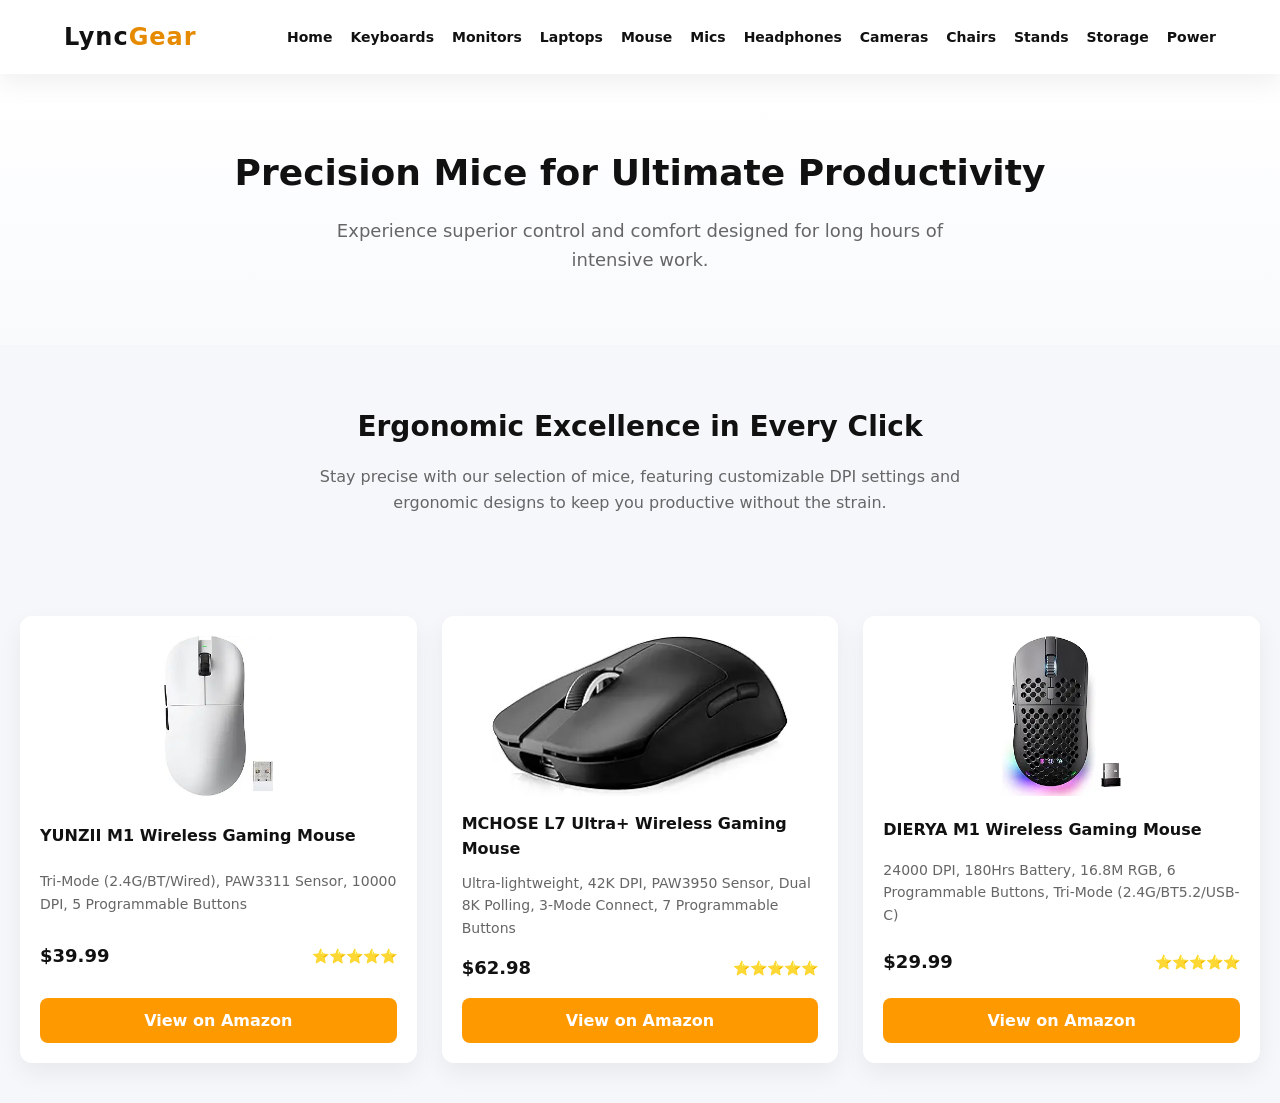
<file: Mouse.html>
<!doctype html>
<html lang="en">
  <head>
    <link rel="icon" type="image/png" href="imges/favicon.png" />
    <link
      rel="stylesheet"
      href="https://cdnjs.cloudflare.com/ajax/libs/font-awesome/6.0.0/css/all.min.css"
    />
    <link
      rel="canonical"
      href="https://alimumd177437432-a11y.github.io/LyncGear/Mouse.html"
    />
    <link rel="icon" type="image/png" href="favicon.png" />
    <meta charset="UTF-8" />
    <meta name="viewport" content="width=device-width, initial-scale=1.0" />

    <title>High-Precision & Ergonomic Mice for Developers | LyncGear</title>

    <meta
      name="description"
      content="Boost your coding speed with our ergonomic, high-precision mice. Explore wireless and programmable options designed for maximum comfort and productivity during long work sessions."
    />

    <link rel="stylesheet" href="style.css" />

    <script type="application/ld+json">
      {
        "@context": "https://schema.org/",
        "@type": "ItemList",
        "name": "Precision Mice for Tech Professionals",
        "description": "A curated list of ergonomic and high-DPI mice optimized for software development and design.",
        "url": "https://alimumd177437432-a11y.github.io/LyncGear/Mouse.html",
        "numberOfItems": 4,
        "itemListElement": [
          {
            "@type": "ListItem",
            "position": 1,
            "name": "Logitech G305 LIGHTSPEED Wireless"
          },
          {
            "@type": "ListItem",
            "position": 2,
            "name": "Razer DeathAdder Essential Gaming Mouse"
          },
          {
            "@type": "ListItem",
            "position": 3,
            "name": "SteelSeries Rival 3 Wireless Mouse"
          },
          {
            "@type": "ListItem",
            "position": 4,
            "name": "Redragon M602 Wired Gaming Mouse"
          }
        ]
      }
    </script>
  </head>
  <body>
    <nav>
      <div class="logo">Lync<span style="color: #e68a00">Gear</span></div>
      <button class="menu-toggle" aria-label="Toggle navigation">
        <i class="fas fa-bars"></i>
      </button>
      <ul>
        <li><a href="index.html">Home</a></li>
        <li><a href="keyboards.html">Keyboards</a></li>
        <li><a href="Monitors.html">Monitors</a></li>
        <li><a href="laptops.html">Laptops</a></li>
        <li><a href="Mouse.html">Mouse</a></li>
        <li><a href="Microphone.html">Mics</a></li>
        <li><a href="headphones.html">Headphones</a></li>
        <li><a href="Cameras.html">Cameras</a></li>
        <li><a href="Chairs.html">Chairs</a></li>
        <li><a href="Stands.html">Stands</a></li>
        <li><a href="storage.html">Storage</a></li>
        <li><a href="power.html">Power</a></li>
      </ul>
    </nav>

    <section class="hero">
      <h1>Precision Mice for Ultimate Productivity</h1>
      <p>
        Experience superior control and comfort designed for long hours of
        intensive work.
      </p>
    </section>

    <section class="expert-picks">
      <h2>Ergonomic Excellence in Every Click</h2>
      <p>
        Stay precise with our selection of mice, featuring customizable DPI
        settings and ergonomic designs to keep you productive without the
        strain.
      </p>
    </section>

    <section class="products" id="products-grid"></section>

    <script src="index.js"></script>
    <script>
      document.addEventListener("DOMContentLoaded", () => {
        fetch("index.json")
          .then((res) => res.json())
          .then((data) => {
            // فلترة المنتجات لتصنيف mouse
            const filtered = data.products.filter(
              (p) => p.category === "mouse",
            );
            renderProducts(filtered);
          });
      });
    </script>
  </body>
</html>
</file>
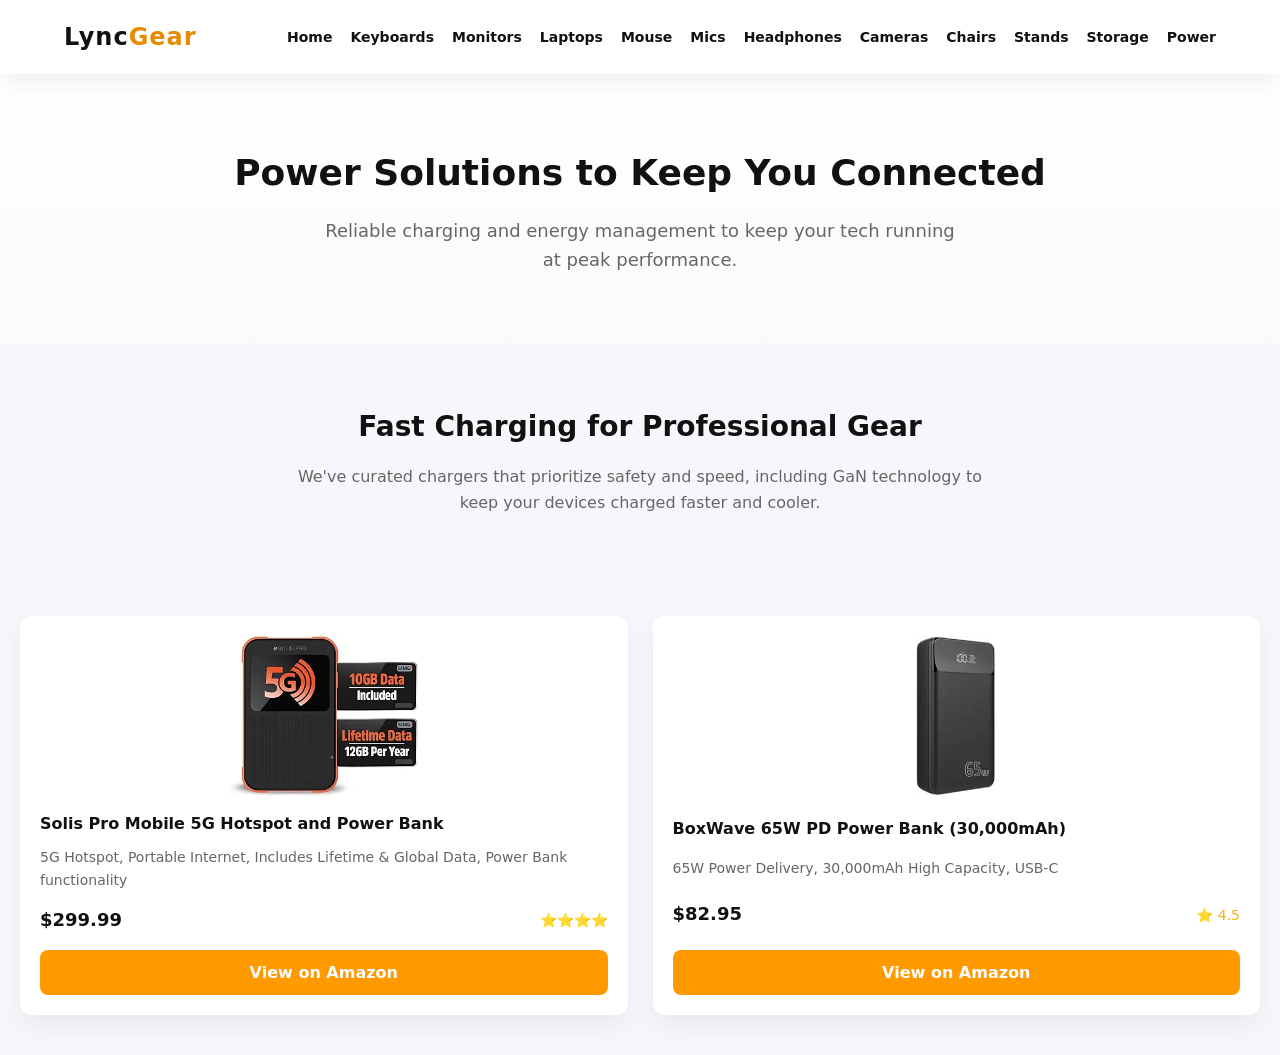
<file: power.html>
<!doctype html>
<html lang="en">
  <head>
    <link rel="icon" type="image/png" href="imges/favicon.png" />
    <link
      rel="stylesheet"
      href="https://cdnjs.cloudflare.com/ajax/libs/font-awesome/6.0.0/css/all.min.css"
    />
    <link
      rel="canonical"
      href="https://alimumd177437432-a11y.github.io/LyncGear/power.html"
    />
    <link rel="icon" type="image/png" href="favicon.png" />
    <meta charset="UTF-8" />
    <meta name="viewport" content="width=device-width, initial-scale=1.0" />

    <title>High-Speed Power Adapters & Charging Solutions | LyncGear</title>

    <meta
      name="description"
      content="Keep your workstation powered efficiently. Explore our range of high-speed GaN chargers, reliable power strips, and professional charging solutions for laptops and mobile devices."
    />
    <link rel="stylesheet" href="style.css" />

    <script type="application/ld+json">
      {
        "@context": "https://schema.org/",
        "@type": "ItemList",
        "name": "Professional Charging & Power Solutions",
        "description": "High-quality power adapters, surge protectors, and chargers for tech setups.",
        "url": "https://alimumd177437432-a11y.github.io/LyncGear/power.html",
        "numberOfItems": 2,
        "itemListElement": [
          {
            "@type": "ListItem",
            "position": 1,
            "name": "65W GaN Fast Charger Adapter"
          },
          {
            "@type": "ListItem",
            "position": 2,
            "name": "Multi-Port USB-C Charging Station"
          }
        ]
      }
    </script>
  </head>
  <body>
    <nav>
      <div class="logo">Lync<span style="color: #e68a00">Gear</span></div>
      <button class="menu-toggle" aria-label="Toggle navigation">
        <i class="fas fa-bars"></i>
      </button>
      <ul>
        <li><a href="index.html">Home</a></li>
        <li><a href="keyboards.html">Keyboards</a></li>
        <li><a href="Monitors.html">Monitors</a></li>
        <li><a href="laptops.html">Laptops</a></li>
        <li><a href="Mouse.html">Mouse</a></li>
        <li><a href="Microphone.html">Mics</a></li>
        <li><a href="headphones.html">Headphones</a></li>
        <li><a href="Cameras.html">Cameras</a></li>
        <li><a href="Chairs.html">Chairs</a></li>
        <li><a href="Stands.html">Stands</a></li>
        <li><a href="storage.html">Storage</a></li>
        <li><a href="power.html">Power</a></li>
      </ul>
    </nav>

    <section class="hero">
      <h1>Power Solutions to Keep You Connected</h1>
      <p>
        Reliable charging and energy management to keep your tech running at
        peak performance.
      </p>
    </section>

    <section class="expert-picks">
      <h2>Fast Charging for Professional Gear</h2>
      <p>
        We've curated chargers that prioritize safety and speed, including GaN
        technology to keep your devices charged faster and cooler.
      </p>
    </section>

    <section class="products" id="products-grid"></section>

    <script src="index.js"></script>
    <script>
      document.addEventListener("DOMContentLoaded", () => {
        fetch("index.json")
          .then((res) => res.json())
          .then((data) => {
            // فلترة المنتجات لتصنيف power
            const filtered = data.products.filter(
              (p) => p.category === "power",
            );
            renderProducts(filtered);
          });
      });
    </script>
  </body>
</html>
</file>
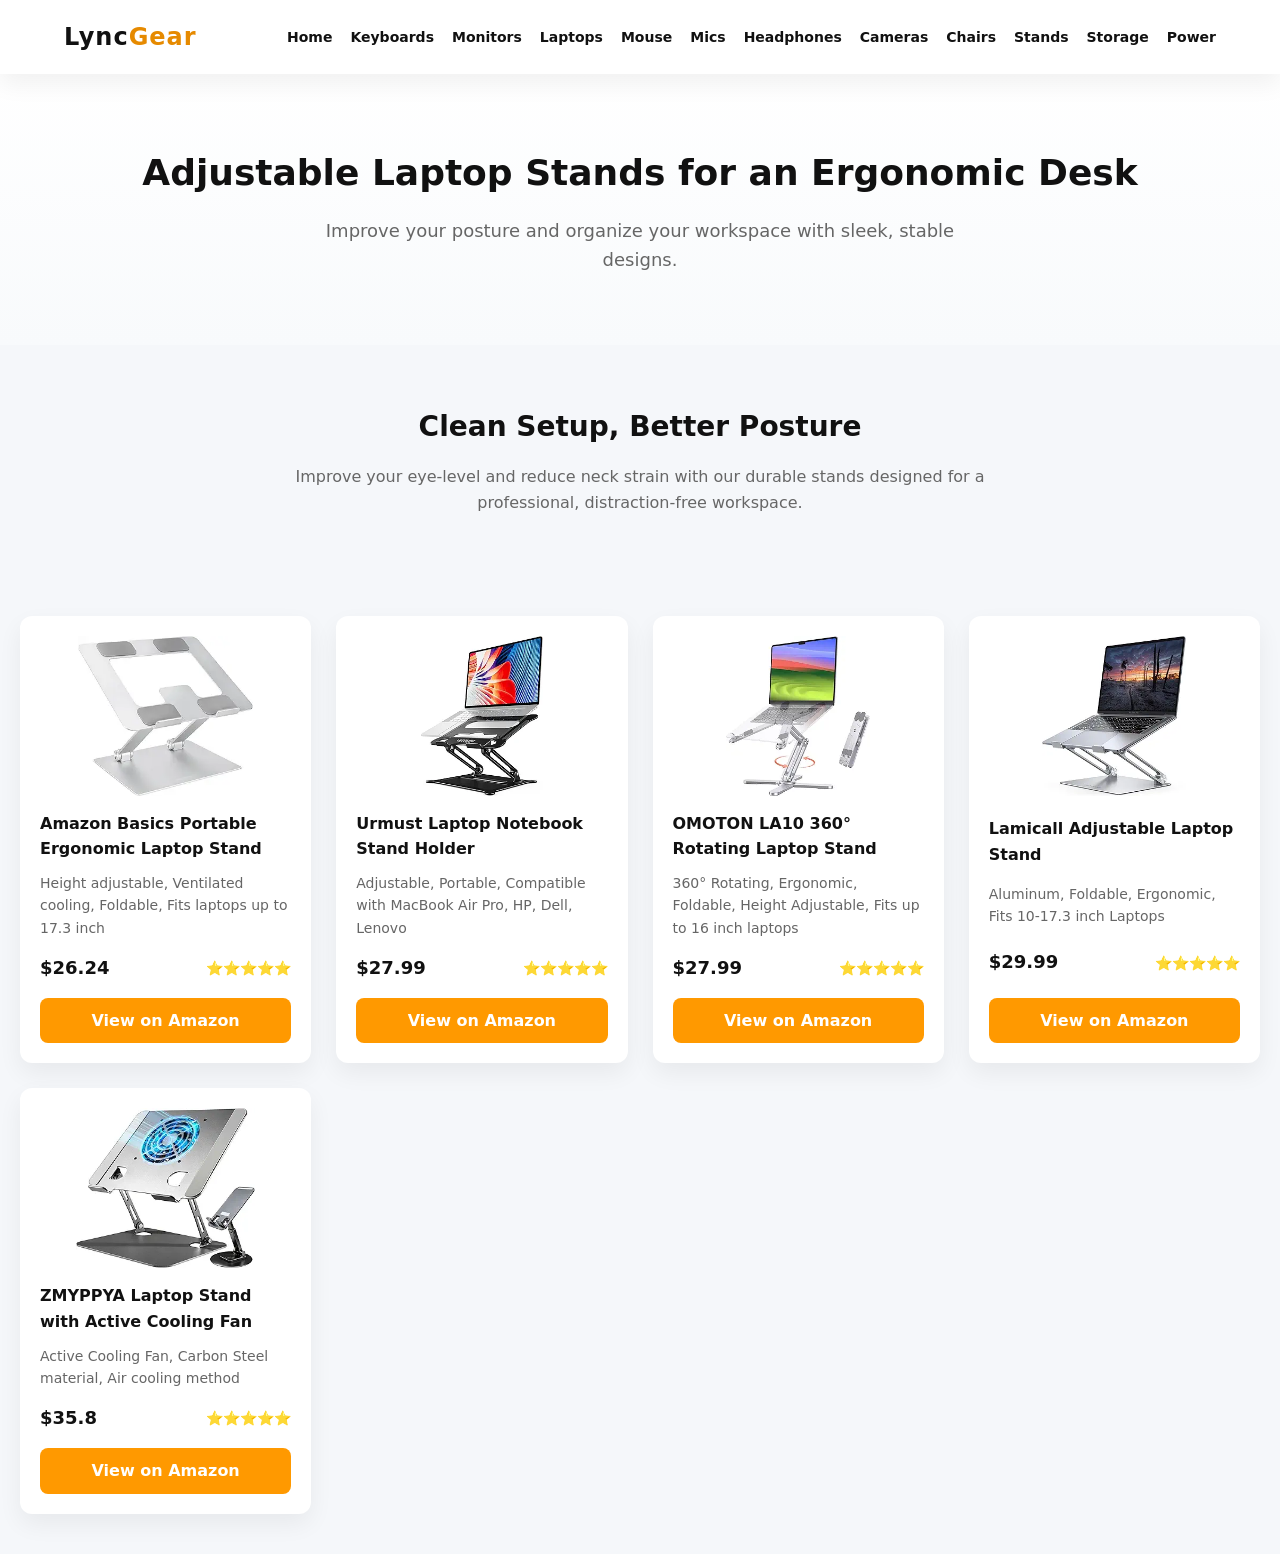
<file: Stands.html>
<!doctype html>
<html lang="en">
  <head>
    <link rel="icon" type="image/png" href="imges/favicon.png" />
    <link
      rel="stylesheet"
      href="https://cdnjs.cloudflare.com/ajax/libs/font-awesome/6.0.0/css/all.min.css"
    />
    <link
      rel="canonical"
      href="https://alimumd177437432-a11y.github.io/LyncGear/Stands.html"
    />
    <link rel="icon" type="image/png" href="favicon.png" />
    <meta charset="UTF-8" />
    <meta name="viewport" content="width=device-width, initial-scale=1.0" />

    <title>
      Ergonomic Laptop Stands for Professional Desk Setups | LyncGear
    </title>

    <meta
      name="description"
      content="Improve your posture and desk organization with our adjustable laptop stands. Designed for stability, cooling, and creating the ultimate professional workspace."
    />
    <link rel="stylesheet" href="style.css" />

    <script type="application/ld+json">
      {
        "@context": "https://schema.org/",
        "@type": "ItemList",
        "name": "Adjustable Laptop Stands for Productivity",
        "description": "Premium laptop stands to enhance ergonomics and desk cleanliness.",
        "url": "https://alimumd177437432-a11y.github.io/LyncGear/Stands.html",
        "numberOfItems": 2,
        "itemListElement": [
          {
            "@type": "ListItem",
            "position": 1,
            "name": "Adjustable Aluminum Laptop Stand"
          },
          {
            "@type": "ListItem",
            "position": 2,
            "name": "Foldable Portable Laptop Holder"
          }
        ]
      }
    </script>
  </head>
  <body>
    <nav>
      <div class="logo">Lync<span style="color: #e68a00">Gear</span></div>
      <button class="menu-toggle" aria-label="Toggle navigation">
        <i class="fas fa-bars"></i>
      </button>
      <ul>
        <li><a href="index.html">Home</a></li>
        <li><a href="keyboards.html">Keyboards</a></li>
        <li><a href="Monitors.html">Monitors</a></li>
        <li><a href="laptops.html">Laptops</a></li>
        <li><a href="Mouse.html">Mouse</a></li>
        <li><a href="Microphone.html">Mics</a></li>
        <li><a href="headphones.html">Headphones</a></li>
        <li><a href="Cameras.html">Cameras</a></li>
        <li><a href="Chairs.html">Chairs</a></li>
        <li><a href="Stands.html">Stands</a></li>
        <li><a href="storage.html">Storage</a></li>
        <li><a href="power.html">Power</a></li>
      </ul>
    </nav>
    <section class="hero">
      <h1>Adjustable Laptop Stands for an Ergonomic Desk</h1>
      <p>
        Improve your posture and organize your workspace with sleek, stable
        designs.
      </p>
    </section>

    <section class="expert-picks">
      <h2>Clean Setup, Better Posture</h2>
      <p>
        Improve your eye-level and reduce neck strain with our durable stands
        designed for a professional, distraction-free workspace.
      </p>
    </section>

    <section class="products" id="products-grid"></section>

    <script src="index.js"></script>
    <script>
      document.addEventListener("DOMContentLoaded", () => {
        fetch("index.json")
          .then((res) => res.json())
          .then((data) => {
            // فلترة المنتجات لتصنيف laptop_stand
            const filtered = data.products.filter(
              (p) => p.category === "laptop_stand",
            );
            renderProducts(filtered);
          });
      });
    </script>
  </body>
</html>
</file>
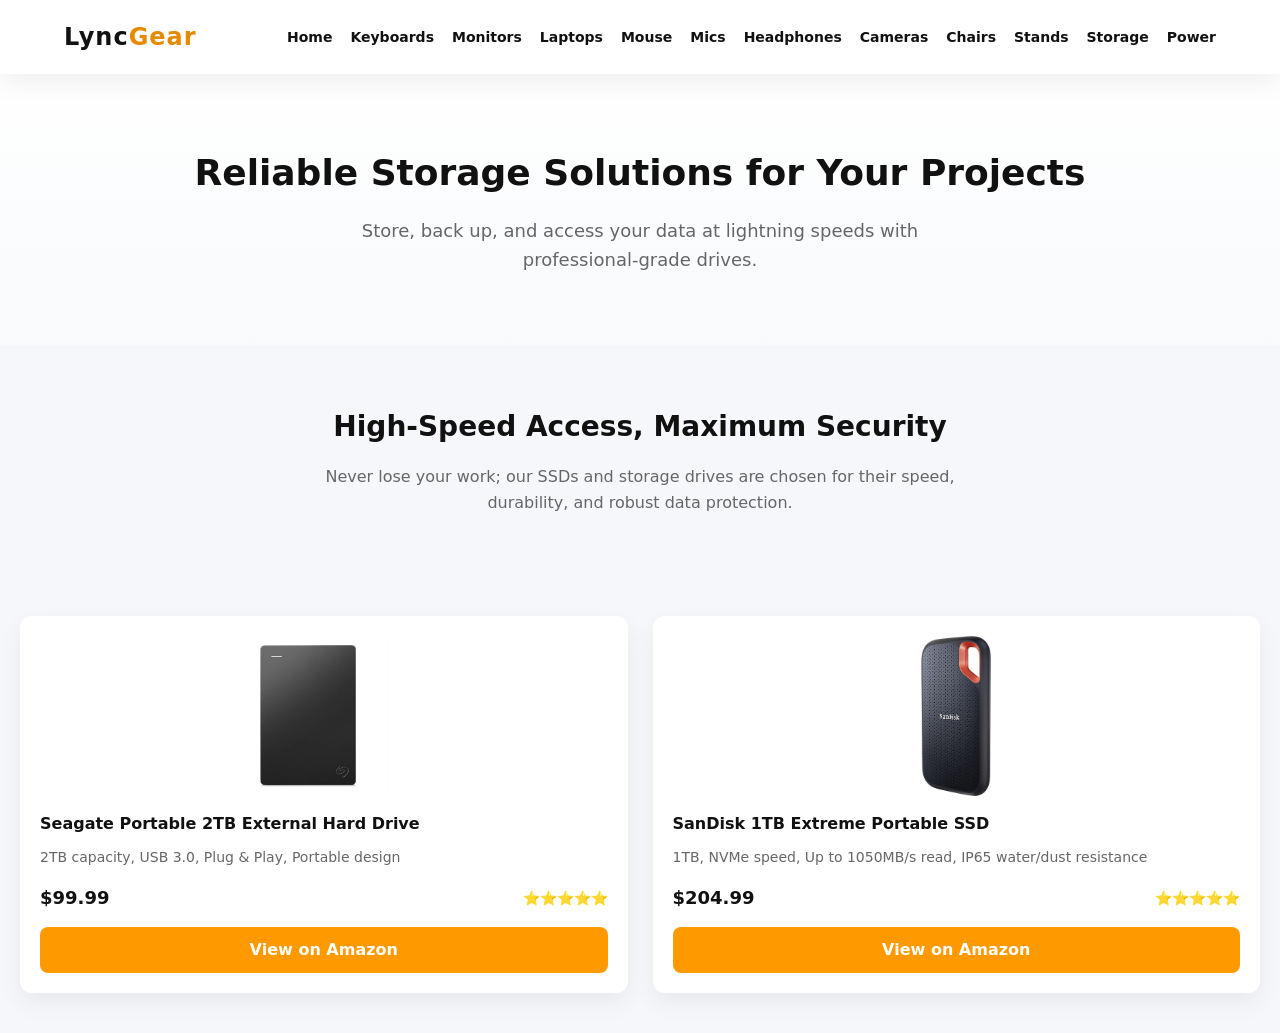
<file: storage.html>
<!doctype html>
<html lang="en">
  <head>
    <link rel="icon" type="image/png" href="imges/favicon.png" />
    <link
      rel="stylesheet"
      href="https://cdnjs.cloudflare.com/ajax/libs/font-awesome/6.0.0/css/all.min.css"
    />
    <link
      rel="canonical"
      href="https://alimumd177437432-a11y.github.io/LyncGear/storage.html"
    />
    <link rel="icon" type="image/png" href="favicon.png" />
    <meta charset="UTF-8" />
    <meta name="viewport" content="width=device-width, initial-scale=1.0" />

    <title>High-Speed SSDs & Professional Storage Solutions | LyncGear</title>

    <meta
      name="description"
      content="Secure your data with high-speed SSDs and reliable external drives. Perfect for developers, video editors, and professionals who need fast access and data security."
    />
    <link rel="stylesheet" href="style.css" />

    <script type="application/ld+json">
      {
        "@context": "https://schema.org/",
        "@type": "ItemList",
        "name": "High-Performance Storage Drives",
        "description": "Professional storage solutions including fast SSDs and high-capacity external drives.",
        "url": "https://alimumd177437432-a11y.github.io/LyncGear/storage.html",
        "numberOfItems": 2,
        "itemListElement": [
          {
            "@type": "ListItem",
            "position": 1,
            "name": "Portable External SSD for Mac & PC"
          },
          {
            "@type": "ListItem",
            "position": 2,
            "name": "High-Speed Internal NVMe SSD"
          }
        ]
      }
    </script>
  </head>
  <body>
    <nav>
      <div class="logo">Lync<span style="color: #e68a00">Gear</span></div>
      <button class="menu-toggle" aria-label="Toggle navigation">
        <i class="fas fa-bars"></i>
      </button>
      <ul>
        <li><a href="index.html">Home</a></li>
        <li><a href="keyboards.html">Keyboards</a></li>
        <li><a href="Monitors.html">Monitors</a></li>
        <li><a href="laptops.html">Laptops</a></li>
        <li><a href="Mouse.html">Mouse</a></li>
        <li><a href="Microphone.html">Mics</a></li>
        <li><a href="headphones.html">Headphones</a></li>
        <li><a href="Cameras.html">Cameras</a></li>
        <li><a href="Chairs.html">Chairs</a></li>
        <li><a href="Stands.html">Stands</a></li>
        <li><a href="storage.html">Storage</a></li>
        <li><a href="power.html">Power</a></li>
      </ul>
    </nav>

    <section class="hero">
      <h1>Reliable Storage Solutions for Your Projects</h1>
      <p>
        Store, back up, and access your data at lightning speeds with
        professional-grade drives.
      </p>
    </section>

    <section class="expert-picks">
      <h2>High-Speed Access, Maximum Security</h2>
      <p>
        Never lose your work; our SSDs and storage drives are chosen for their
        speed, durability, and robust data protection.
      </p>
    </section>

    <section class="products" id="products-grid"></section>

    <script src="index.js"></script>
    <script>
      document.addEventListener("DOMContentLoaded", () => {
        fetch("index.json")
          .then((res) => res.json())
          .then((data) => {
            // فلترة المنتجات لتصنيف storage
            const filtered = data.products.filter(
              (p) => p.category === "storage",
            );
            renderProducts(filtered);
          });
      });
    </script>
  </body>
</html>
</file>
<file: style.css>
/* =========================
   1. ROOT VARIABLES
========================= */

:root {
  --primary: #ff9900;
  --primary-hover: #e68a00;
  --bg: #f5f7fa;
  --card: #ffffff;
  --text: #111;
  --muted: #666;
  --radius: 12px;
  --shadow: 0 10px 25px rgba(0, 0, 0, 0.06);
}

/* =========================
   2. GLOBAL
========================= */

* {
  box-sizing: border-box;
  margin: 0;
  padding: 0;
}

body {
  font-family: "Inter", system-ui, sans-serif;
  background: var(--bg);
  color: var(--text);
  line-height: 1.6;
}

/* =========================
   3. NAVBAR
========================= */

nav {
  background: white;
  padding: 18px 5%;
  display: flex;
  justify-content: space-between;
  align-items: center;
  flex-wrap: wrap;

  position: sticky;
  top: 0;
  z-index: 1000;

  box-shadow: var(--shadow);
}

.logo {
  font-size: 24px;
  font-weight: 700;
  letter-spacing: 1px;
  cursor: pointer;
}

nav ul {
  display: flex;
  list-style: none;
  gap: 18px;
  flex-wrap: wrap;
}

nav a {
  text-decoration: none;
  color: var(--text);
  font-weight: 600;
  font-size: 14px;
  transition: 0.25s;
}

nav a:hover {
  color: var(--primary);
}

/* =========================
   4. HERO SECTION
========================= */

.hero {
  text-align: center;
  padding: 70px 20px;
  background: linear-gradient(180deg, #ffffff, #f8fafc);
}

.hero h1 {
  font-size: 36px;
  margin-bottom: 15px;
  font-weight: 700;
}

.hero p {
  max-width: 650px;
  margin: auto;
  color: var(--muted);
  font-size: 18px;
}

/* =========================
   5. EXPERT SECTION
========================= */

.expert-picks {
  text-align: center;
  padding: 60px 20px;
}

.expert-picks h2 {
  font-size: 28px;
  margin-bottom: 15px;
}

.expert-picks p {
  max-width: 700px;
  margin: auto;
  color: var(--muted);
}

/* =========================
   6. PRODUCT GRID
========================= */

.products {
  width: 100%;
  max-width: 1400px;
  margin: auto;

  display: grid;

  grid-template-columns: repeat(auto-fit, minmax(250px, 1fr));

  gap: 25px;

  padding: 40px 20px;
}

/* =========================
   7. PRODUCT CARD
========================= */

.product {
  background: var(--card);
  border-radius: var(--radius);

  padding: 20px;

  box-shadow: var(--shadow);

  transition: 0.25s;

  display: flex;
  flex-direction: column;
  justify-content: space-between;
}

.product:hover {
  transform: translateY(-6px);
}

.product img {
  width: 100%;
  height: 160px;

  object-fit: contain;

  margin-bottom: 15px;
}

/* title */

.product h3 {
  font-size: 16px;
  margin-bottom: 10px;
}

/* feature */

.feature {
  font-size: 14px;
  color: var(--muted);
  margin-bottom: 15px;
}

/* meta */

.meta {
  display: flex;
  justify-content: space-between;
  align-items: center;

  margin-bottom: 15px;
}

.price {
  font-weight: 700;
  font-size: 18px;
}

.rating {
  color: #f5b50a;
  font-size: 14px;
}

/* button */

.buy {
  display: block;

  text-align: center;

  background: var(--primary);

  color: white;

  padding: 10px;

  border-radius: 8px;

  font-weight: 600;

  text-decoration: none;

  transition: 0.25s;
}

.buy:hover {
  background: var(--primary-hover);
}


/* =========================
   9. RESPONSIVE
========================= */

@media (max-width: 1024px) {
  .hero h1 {
    font-size: 30px;
  }

  .products {
    gap: 20px;
  }
}

@media (max-width: 768px) {
  nav {
    flex-direction: column;
    gap: 10px;
  }

  nav ul {
    justify-content: center;
  }

  .hero {
    padding: 50px 15px;
  }

  .hero h1 {
    font-size: 26px;
  }

  .hero p {
    font-size: 16px;
  }
}

@media (max-width: 480px) {
  .products {
    grid-template-columns: 1fr;
  }

  .product img {
    height: 140px;
  }

  .hero h1 {
    font-size: 22px;
  }
}
/* =========================
   10. MOBILE MENU
========================= */

/* تعريف الزر بشكل عام (يظهر في الموبايل فقط بفضل الـ Media Query أدناه) */
.menu-toggle {
  display: none;
  background: none;
  border: none;
  font-size: 24px;
  cursor: pointer;
  color: var(--text);
  padding: 5px;
}

/* التنسيق الخاص بشاشات الموبايل */
@media (max-width: 768px) {
  .menu-toggle {
    display: block; /* يظهر الزر هنا */
  }

  nav {
    flex-direction: row;
    justify-content: space-between;
    align-items: center;
    padding: 10px 20px;
  }

  nav ul {
    display: none; /* مخفية افتراضياً */
    flex-direction: column;
    width: 100%;
    text-align: center;
    gap: 10px;
    padding-top: 15px;
    border-top: 1px solid #eee;
    margin-top: 10px;
  }

  nav ul.show {
    display: flex; /* تظهر عند الضغط */
  }
}
</file>
